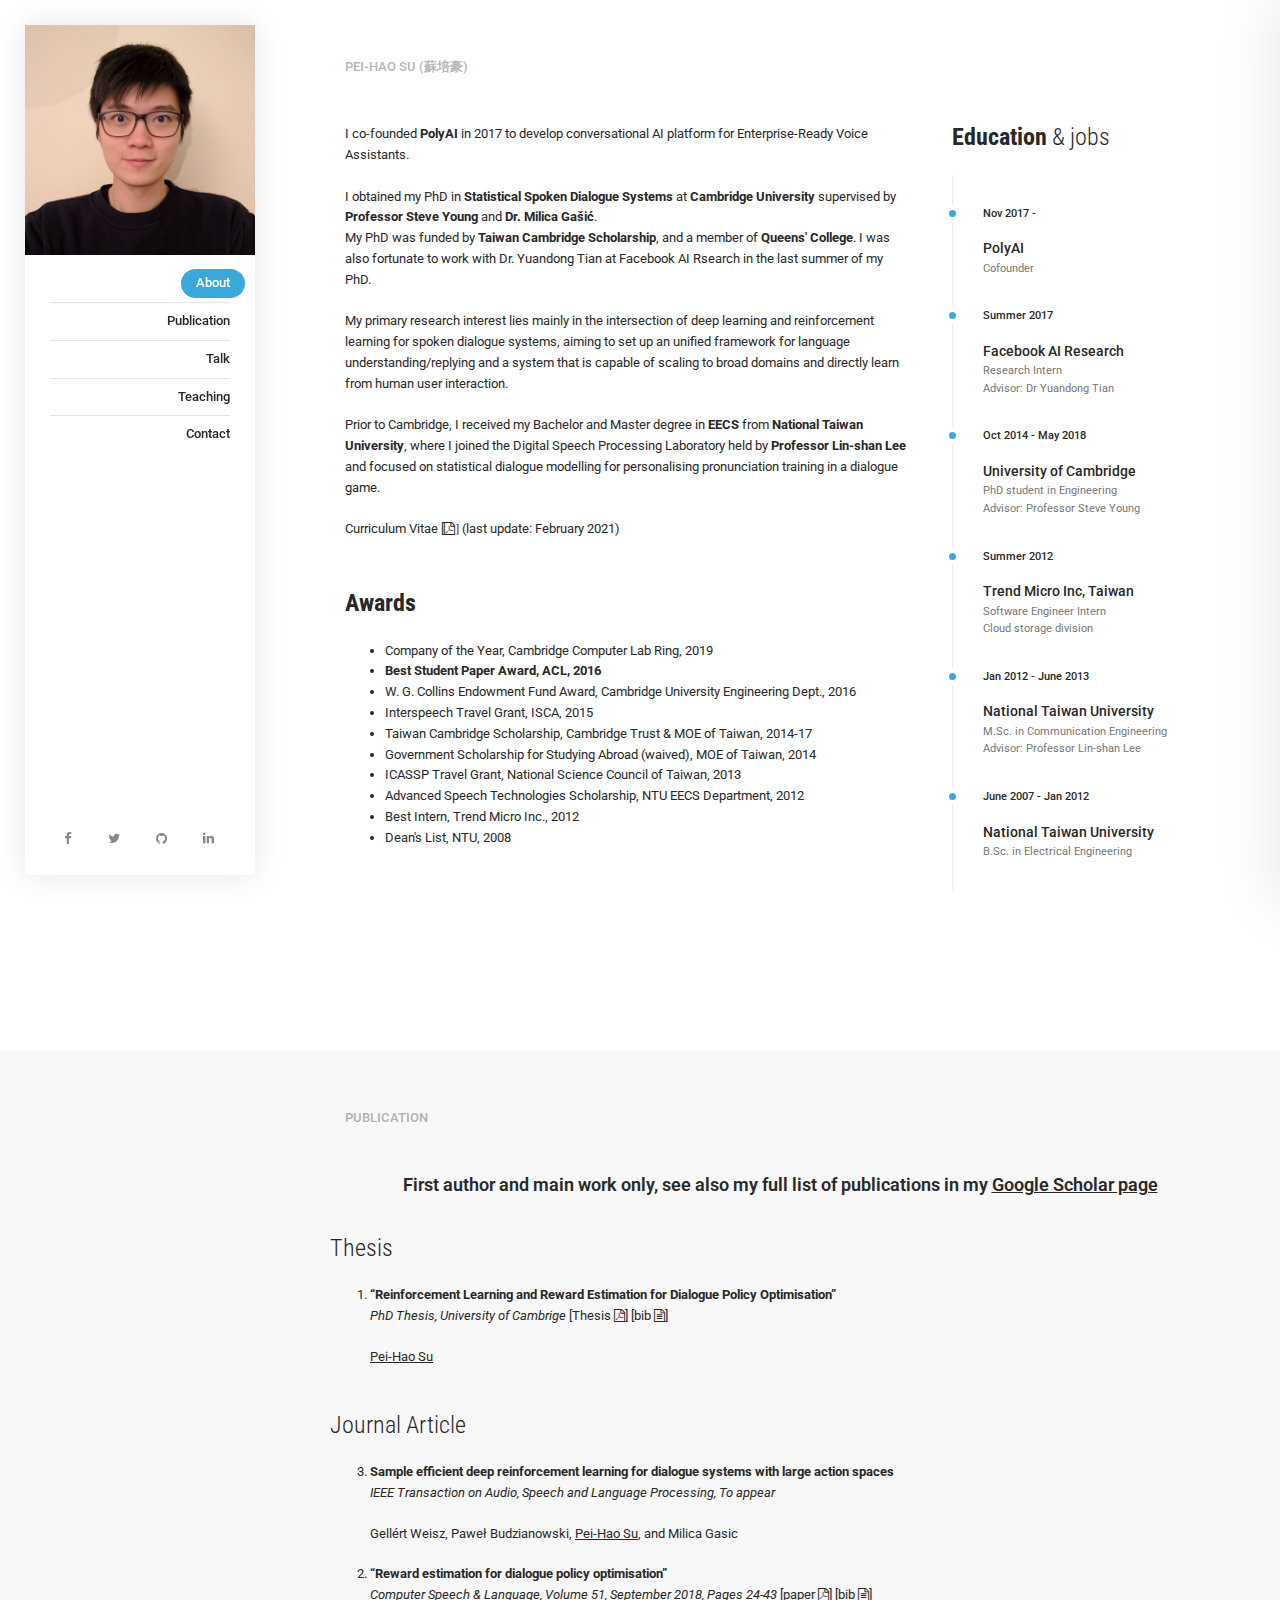
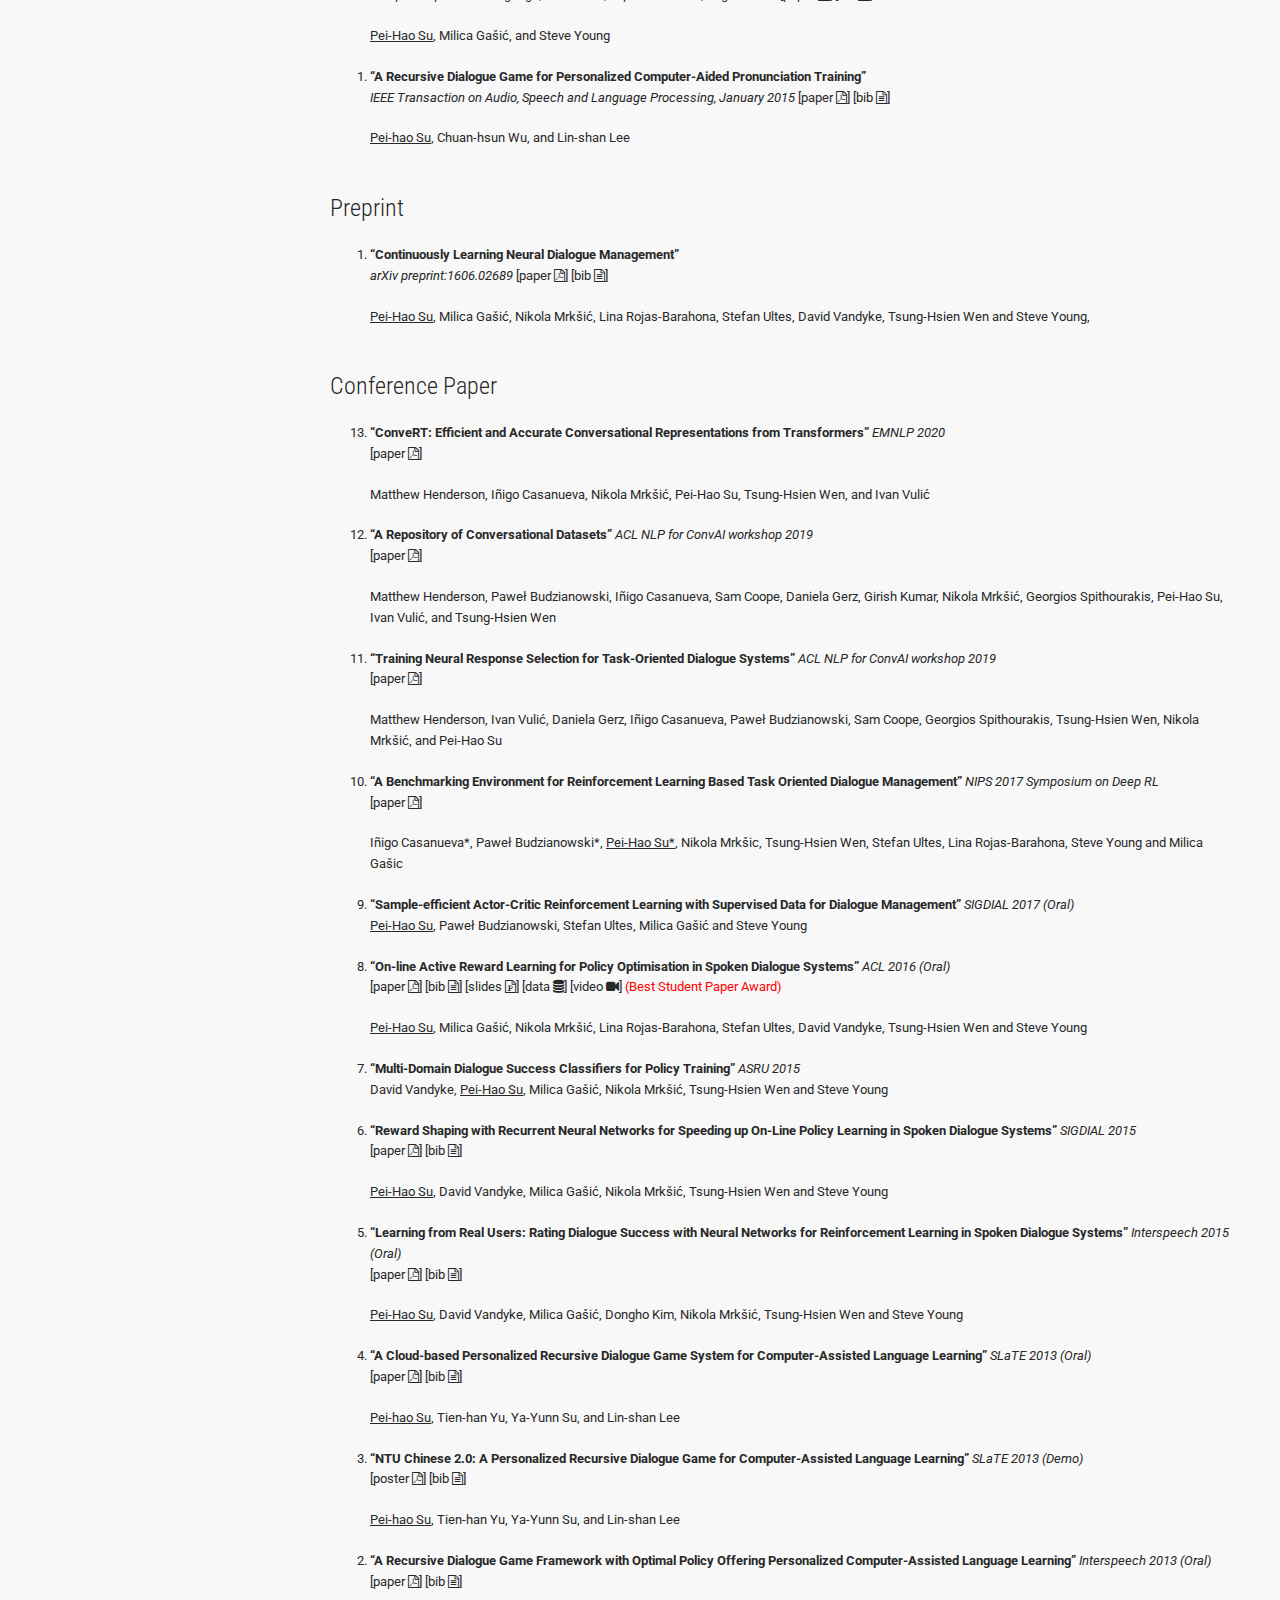
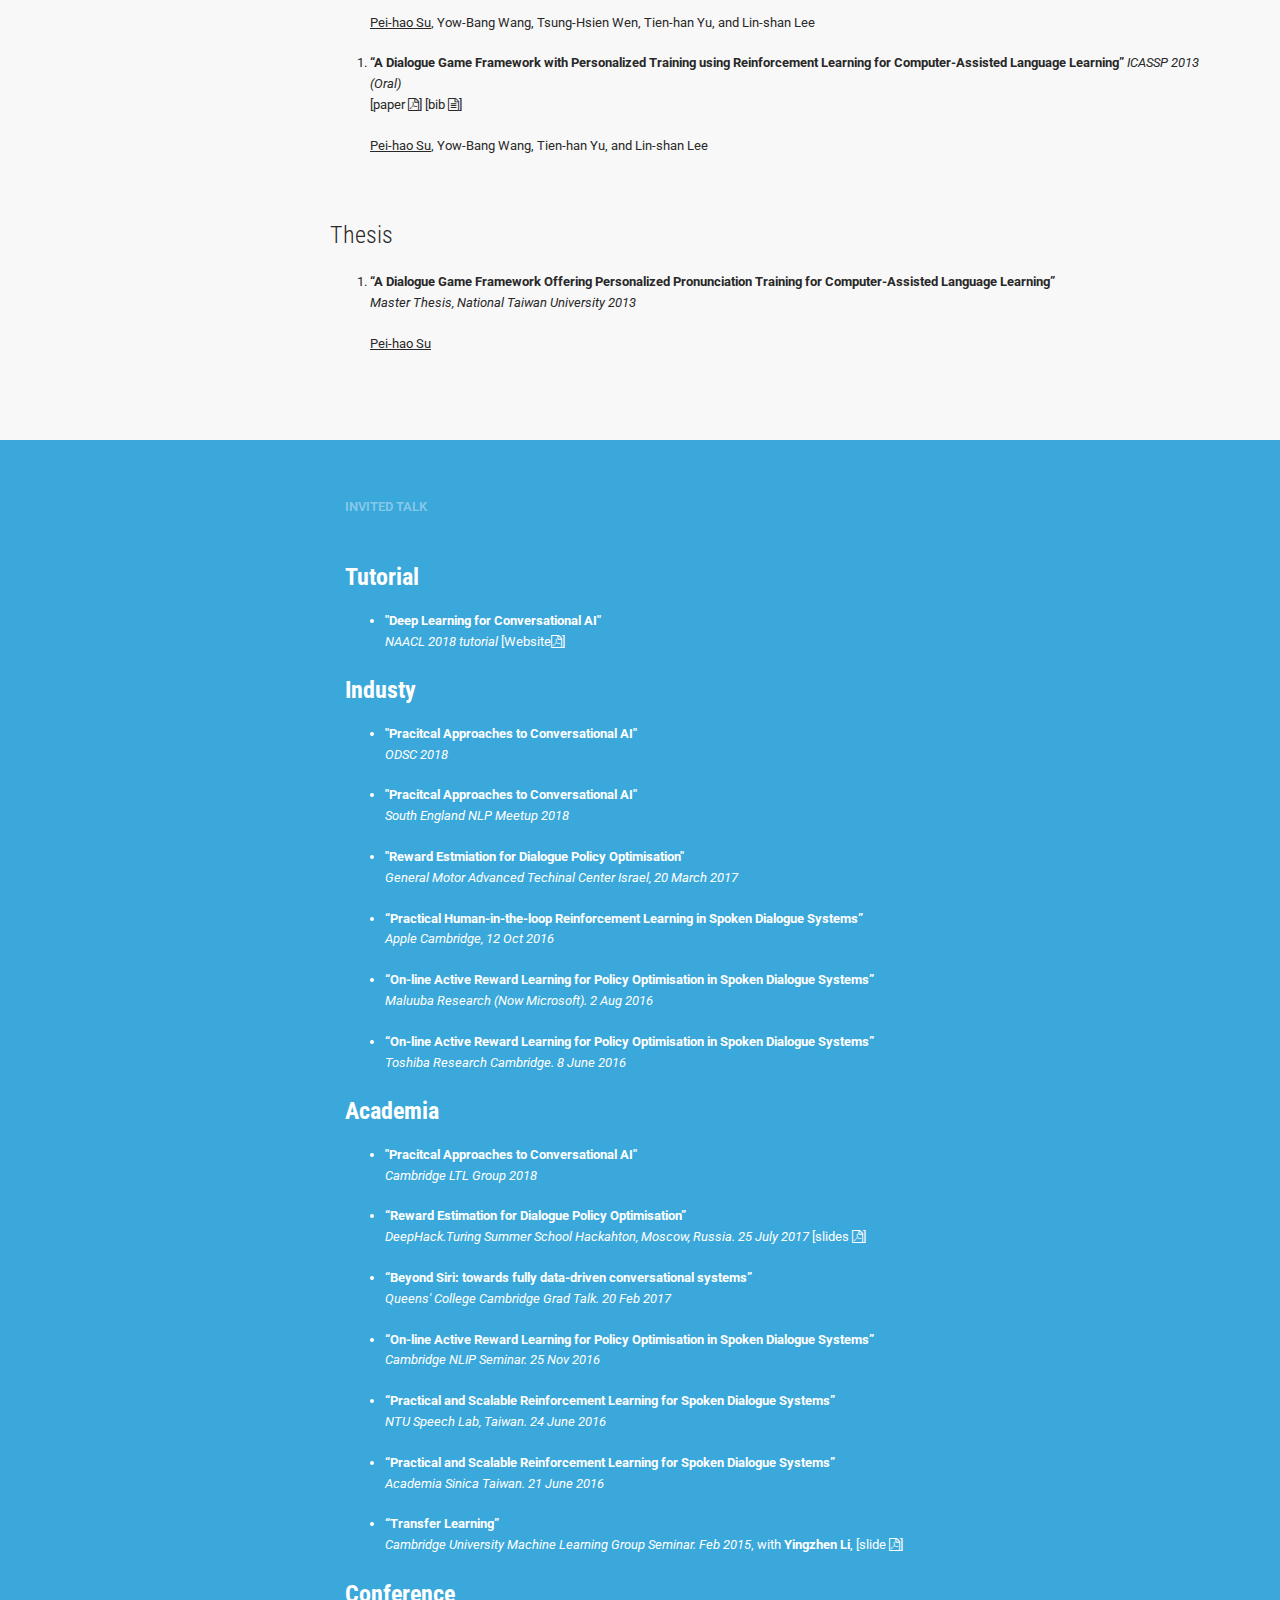
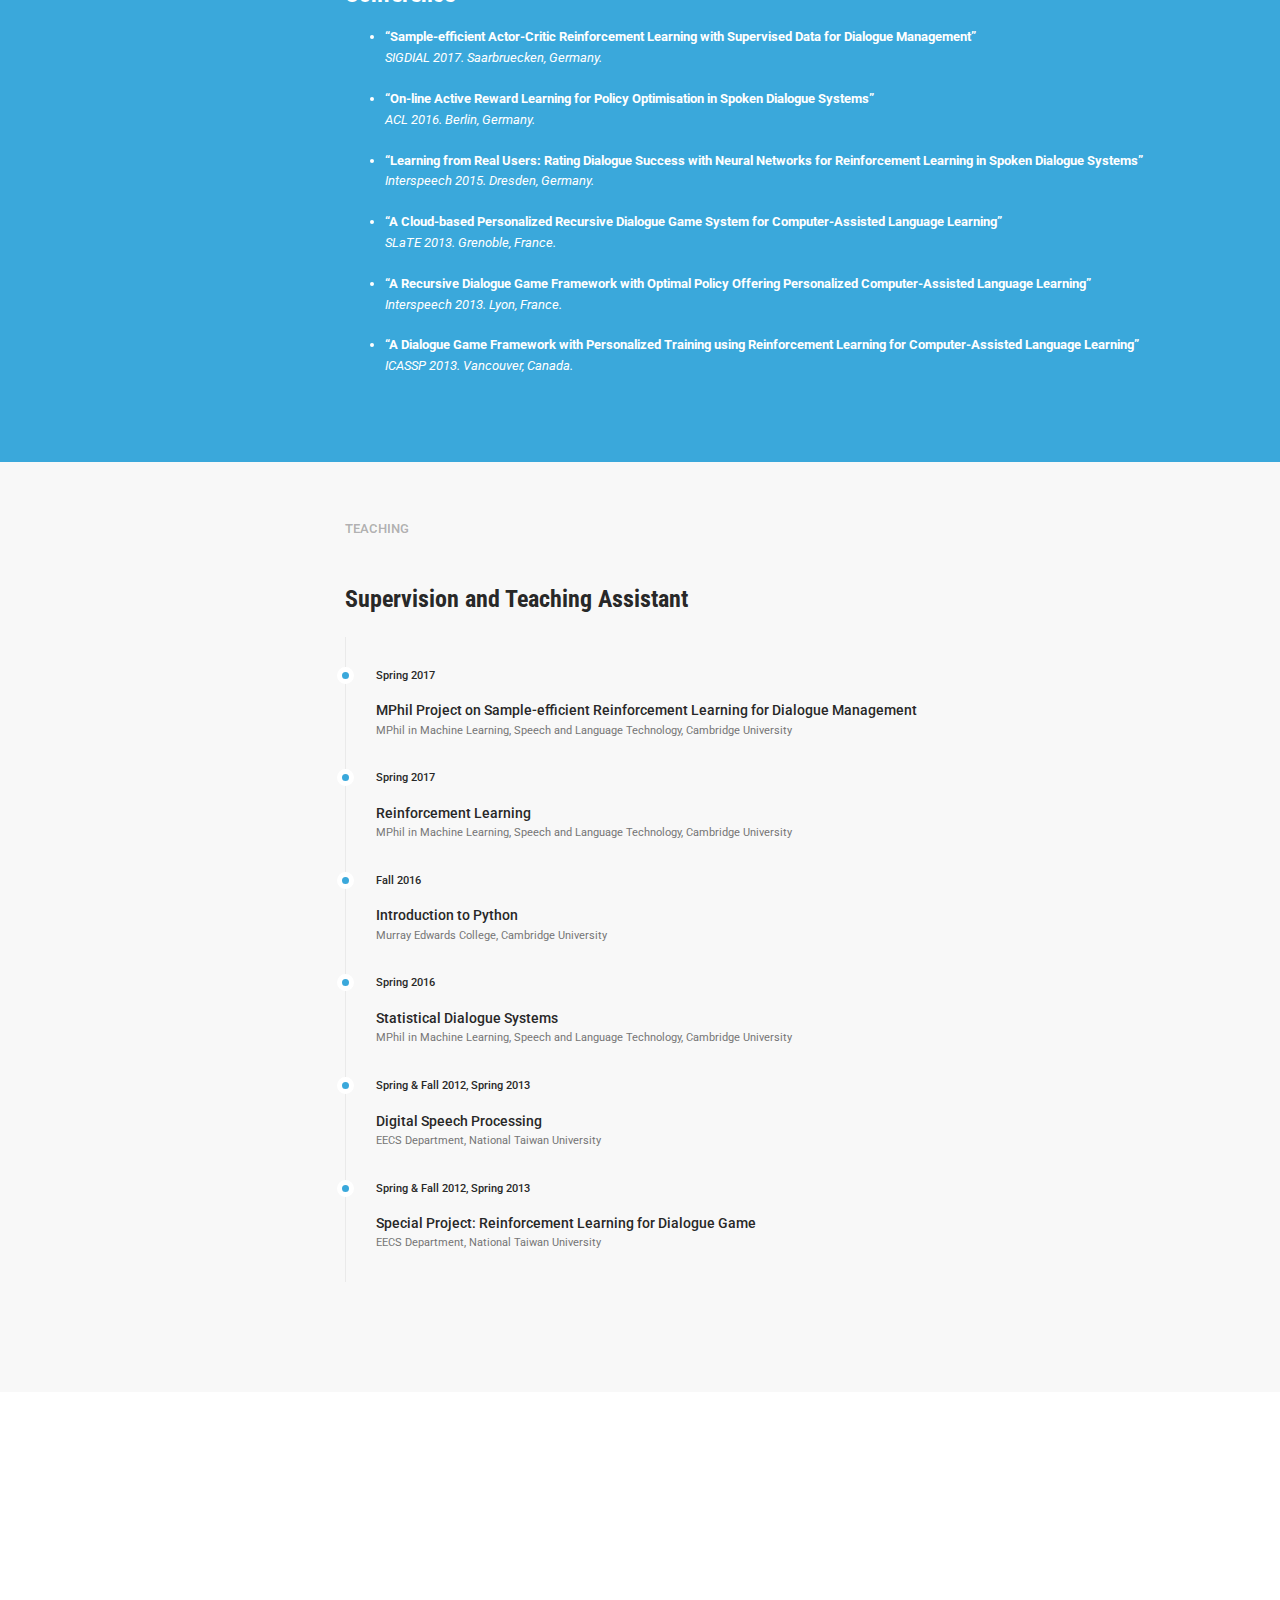
<file: index.html>
<!DOCTYPE html>
<html lang="en">
<head>

<!-- Meta -->
<meta http-equiv="Content-Type" content="text/html; charset=UTF-8" />
<meta name="viewport" content="width=device-width, initial-scale=1.0, maximum-scale=1.0, user-scalable=0" />

<!-- Title -->
<title>Eddy Pei-Hao Su</title>

<!-- Favicons -->
<!--
<link rel="shortcut icon" href="assets/img/favicon.png">
<link rel="apple-touch-icon" href="assets/img/favicon_60x60.png">
<link rel="apple-touch-icon" sizes="76x76" href="assets/img/favicon_76x76.png">
<link rel="apple-touch-icon" sizes="120x120" href="assets/img/favicon_120x120.png">
<link rel="apple-touch-icon" sizes="152x152" href="assets/img/favicon_152x152.png">
-->

<!-- Google Web Fonts -->
<link href='https://fonts.googleapis.com/css?family=Roboto+Condensed:400,700,300' rel='stylesheet' type='text/css'>
<link href='https://fonts.googleapis.com/css?family=Roboto:400,700,500,300,100' rel='stylesheet' type='text/css'>

<!-- CSS Styles -->
<link rel="stylesheet" href="assets/css/styles.css" />

<!-- CSS Template -->
<link rel="stylesheet" href="assets/css/theme.min.css" />
<link rel="stylesheet" href="assets/css/color/blue-beige.css" id="color" />

</head>

<body class="header-vertical">

<!-- Loader -->
<div id="page-loader" class="bg-white"></div>
<!-- Loader / End -->

<!-- Header -->
<header id="header" class="bg-white hidden-sm hidden-xs">

    <!-- Photo -->
    <div class="photo">
        <img src="assets/img/photos/profile_pic_eddy.jpg" alt="...">
    </div>

    <!-- Navigation -->
    <nav id="main-menu">
        <ul class="nav nav-vertical">
            <li><a href="#resume"><span>About</span></a></li>
            <li><a href="#publication"><span>Publication</span></a></li>
            <li><a href="#talk"><span>Talk</span></a></li>
            <li><a href="#teaching"><span>Teaching</span></a></li>
            <li><a href="#contact"><span>Contact</span></a></li>
        </ul>
    </nav>

    <!-- Social Media -->
    <div class="social-media">
        <!--
            <strong class="text-sm">Check my social media!</strong>
        -->
        <ul class="list-inline margin-t-10">
            <li><a href="https://www.facebook.com/eddy0613" class="icon icon-xs"><i class="fa fa-facebook text-muted"></i></a></li>
            <li><a href="https://twitter.com/peihaosu" class="icon icon-xs"><i class="fa fa-twitter text-muted"></i></a></li>
            <li><a href="https://github.com/eddy0613" class="icon icon-xs"><i class="fa fa-github text-muted"></i></a></li>
            <li><a href="https://uk.linkedin.com/in/phs26" class="icon icon-xs"><i class="fa fa-linkedin text-muted"></i></a></li>
        </ul>
    </div>


</header>
<!-- Header / End -->

<!-- Content -->
<div id="content" class="bg-white">


    <!-- Section - Resume -->
    <section id="resume" class="section padding-v-60">

        <!-- Content -->
        <div class="container container-wide">

            <h6 class="margin-b-50">Pei-Hao Su (蘇培豪)</h6>

            <div class="row padding-lg">
                <div class="col-md-8 col-sm-6 col-xs-12">

                    <!-- Resume Box / About -->
                    <div class="resume-box">

                            I co-founded <strong><a href="https://www.poly-ai.com/" target="_blank">PolyAI</a></strong> in 2017 to develop conversational AI platform
                            for Enterprise-Ready Voice Assistants.
                            <br><br>

                            I obtained my PhD in
                            <strong><a href="http://mi.eng.cam.ac.uk/research/dialogue/" target="_blank">Statistical Spoken Dialogue Systems</a></strong>
                            at <strong><a href="http://www.eng.cam.ac.uk/" target="_blank">Cambridge University</a></strong>
                            supervised by <strong><a href="https://en.wikipedia.org/wiki/Steve_Young_(academic)" target="_blank"> Professor Steve Young</a></strong>
                            and <strong><a href="http://mi.eng.cam.ac.uk/~mg436/" target="_blank"> Dr. Milica Ga&#353i&#263</a></strong>.
                            <br>My PhD was funded by
                            <strong><a href="http://www.cam.ac.uk/news/taiwan-cambridge-scholarship-launched" target="_blank">Taiwan Cambridge Scholarship</a></strong>,
                            and a member of <strong><a href="http://www.queens.cam.ac.uk/" target="_blank">Queens' College</a></strong>.
                            I was also fortunate to work with <a href="https://yuandong-tian.com/ target="_blank"">Dr. Yuandong Tian</a> at Facebook AI Rsearch in the last summer of my PhD.

                            <br><br>
                            My primary research interest lies mainly in the intersection of deep learning and reinforcement learning for spoken dialogue systems,
                            aiming to set up an unified framework for language understanding/replying and a system that is capable of scaling to broad domains
                            and directly learn from human user interaction.
                            <br><br>

                            Prior to Cambridge, I received my Bachelor and Master degree in <strong><a href="http://www.eecs.ntu.edu.tw/main.php" target="_blank">EECS</a></strong> from
                            <strong><a href="http://www.ntu.edu.tw/english/" target="_blank">National Taiwan University</a></strong>,
                            where I joined the Digital Speech Processing Laboratory held by <strong><a href="http://speech.ee.ntu.edu.tw/previous_version/lslNew.htm" target="_blank">Professor Lin-shan Lee</a></strong>
                            and focused on statistical dialogue modelling for personalising pronunciation training in a dialogue game.<br><br>

                            <!--
                            Our live telephone-based spoken dialogue system is on +44 1223 858 254, providing Cambridge's restaurant infomation.
                            <br/><br>
                            -->
                            Curriculum Vitae<a href="assets/doc/Professional_CV_Pei-Hao_Su_2021.pdf"> [<strong><i class="fa fa-file-pdf-o">]</strong></i></a> (last update: February 2021)

                    </div>

                    <div class="resume-box">
                        <h4><strong>Awards</strong></h4>

                            <UL>
                                <li> <a href="https://www.polyai.com/polyai-awarded-company-of-the-year-2019-by-the-cambridge-computer-lab-ring/#:~:text=Eddy%20Su&text=We%20are%20happy%20to%20announce,and%20Technology%2C%20University%20of%20Cambridge." target="_blank">Company of the Year, Cambridge Computer Lab Ring, 2019</a>
                                <li> <b>Best Student Paper Award, ACL, 2016</b>
                                <li> W. G. Collins Endowment Fund Award, Cambridge University Engineering Dept., 2016
                                <li> Interspeech Travel Grant, ISCA, 2015
                                <li> Taiwan Cambridge Scholarship, Cambridge Trust & MOE of Taiwan, 2014-17
                                <li> Government Scholarship for Studying Abroad (waived), MOE of Taiwan, 2014
                                <li> ICASSP Travel Grant, National Science Council of Taiwan, 2013
                                <li> Advanced Speech Technologies Scholarship, NTU EECS Department, 2012
                                <li> Best Intern, Trend Micro Inc., 2012
                                <li> Dean's List, NTU, 2008
                            </UL>
                    </div>

                </div>
                <div class="col-md-4 col-sm-6 col-xs-12">

                    <!-- Resume Box / Education and Jobs -->
                    <div class="resume-box">
                        <h4><strong>Education</strong> &amp; jobs</h4>
                        <div class="timeline">
                            <!-- Single event -->

                            <div class="timeline-event te-primary">
                                <span class="event-date">Nov 2017 - </span>
                                <span class="event-name"><a href="https://www.poly-ai.com/" target="_blank">PolyAI</a></span>
                                <span class="event-description">Cofounder<br></span>
                            </div>

                            <div class="timeline-event te-primary">
                                <span class="event-date">Summer 2017</span>
                                <span class="event-name">Facebook AI Research</span>
                                <span class="event-description">Research Intern<br>Advisor: Dr Yuandong Tian</span>
                            </div>


                            <!-- Single event -->
                            <div class="timeline-event te-primary">
                                <span class="event-date">Oct 2014 - May 2018</span>
                                <span class="event-name">University of Cambridge</span>
                                <span class="event-description">PhD student in Engineering<br>Advisor: Professor Steve Young</span>
                            </div>
                            <!-- Single event -->
                            <div class="timeline-event te-primary">
                                <span class="event-date">Summer 2012</span>
                                <span class="event-name">Trend Micro Inc, Taiwan</span>
                                <span class="event-description">Software Engineer Intern<br>Cloud storage division</span>
                            </div>

                            <!-- Single event -->
                            <div class="timeline-event te-primary">
                                <span class="event-date">Jan 2012 - June 2013</span>
                                <span class="event-name">National Taiwan University</span>
                                <span class="event-description">M.Sc. in Communication Engineering<br>Advisor: Professor Lin-shan Lee</span>
                            </div>
                            <!-- Single event -->
                            <div class="timeline-event te-primary">
                                <span class="event-date">June 2007 - Jan 2012</span>
                                <span class="event-name">National Taiwan University</span>
                                <span class="event-description">B.Sc. in Electrical Engineering</span>
                            </div>


                        </div>
                    </div>

                </div>
                <div class="col-md-4 col-sm-6 col-xs-12">

                    <!-- Resume Box / Hobbies -->
                    <div class="resume-box">
                    </div>

                </div>
            </div>

        </div>

    </section>
    <!-- Section - Resume / End -->

    <!-- Section - Publication -->
    <section id="publication" class="section bg-grey padding-v-60">

        <!-- Content -->
        <div class="container container-wide">

            <h6 class="margin-b-50">Publication</h6>
            <h5 class="text-center">First author and main work only, see also my full list of publications in my <a href="http://scholar.google.com/citations?user=5La6VV4AAAAJ&hl=zh-TW"><u>Google Scholar page</u></a></h5>

            <!-- Filters -->
            <!--
            <nav class="text-center">
                <ul class="nav nav-filter nav-pills margin-b-40" data-filter-grid="#publication-list">
                    <li class="active"><a href="#" data-filter="*">All</a></li>
                    <li><a href="#" data-filter=".thesis">Thesis</a></li>
                    <li><a href="#" data-filter=".preprint">Preprint</a></li>
                    <li><a href="#" data-filter=".journal">Journal</a></li>
                    <li><a href="#" data-filter=".conference">Conference</a></li>
                    <li><a href="#" data-filter=".thesis">Thesis</a></li>
                </ul>
            </nav>
            -->

            <div id="publication-list" class="row masonry">
                <!-- Masonry Sizer -->
                <div class="masonry-sizer col-lg-3 col-sm-6 col-xs-12"></div>

                <!-- Masonry Element -->

                <div class="thesis masonry-item">
                    <p><h4>
                    Thesis
                    </h4></p>

                    <ol class="thesis" reversed>

                        <li>
                        <b>“Reinforcement Learning and Reward Estimation for Dialogue Policy Optimisation”</b><p>
                            <i>PhD Thesis, University of Cambrige</i>
                            [<a href="assets/doc/PhDThesis_Pei-Hao_Su.pdf" target="_blank">Thesis <i class="fa fa-file-pdf-o"></i></a>]
                            [<a href="assets/doc/su_thesis_2018.bib">bib <i class="fa fa-file-text-o"></i></a>]<p>
                            <u>Pei-Hao Su</u>
                        </li>


                    </ol>
                </div>

                <div class="journal masonry-item">
                    <p><h4>
                    Journal Article
                    </h4></p>

                    <ol class="journal" reversed>
                        <li>
                        <b>Sample efficient deep reinforcement learning for dialogue systems with large action spaces</b><p>
                        <i>IEEE Transaction on Audio, Speech and Language Processing, To appear</i>
                        <p>
                        Gellért Weisz, Paweł Budzianowski, <u>Pei-Hao Su</u>, and Milica Gasic
                        </li>


                        <li>
                        <b>“Reward estimation for dialogue policy optimisation”</b><p>
                        <i>Computer Speech & Language, Volume 51, September 2018, Pages 24-43</i>
                        [<a href="assets/doc/CSL_2018_SU.pdf" target="_blank">paper</a> <i class="fa fa-file-pdf-o"></i></a>]
                            [<a href="assets/doc/sgy18.bib">bib <i class="fa fa-file-text-o"></i></a>]<p>
                        <u>Pei-Hao Su</u>, Milica Ga&#353i&#263, and Steve Young
                        </li>

                        <li>
                        <b>“A Recursive Dialogue Game for Personalized Computer-Aided Pronunciation Training”</b><p>
                        <i>IEEE Transaction on Audio, Speech and Language Processing, January 2015</i>
                        [<a href="assets/doc/TASLP_2015_SU.pdf" target="_blank">paper</a> <i class="fa fa-file-pdf-o"></i></a>]
                            [<a href="assets/doc/SuWL15.bib">bib <i class="fa fa-file-text-o"></i></a>]<p>
                        <u>Pei-hao Su</u>, Chuan-hsun Wu, and Lin-shan Lee
                        </li>
                    </ol>
                </div>

                <!--
                -->
                <div class="preprint masonry-item">
                    <p><h4>
                    Preprint
                    </h4></p>

                    <ol class="preprint" reversed>

                        <li>
                        <b>“Continuously Learning Neural Dialogue Management”</b><p>
                            <i>arXiv preprint:1606.02689</i>
                            [<a href="https://arxiv.org/pdf/1606.02689.pdf" target="_blank">paper <i class="fa fa-file-pdf-o"></i></a>]
                            [<a href="assets/doc/sgmr16b.bib">bib <i class="fa fa-file-text-o"></i></a>]<p>
                            <u>Pei-Hao Su</u>, Milica Ga&#353i&#263, Nikola Mrk&#353i&#263, Lina Rojas-Barahona, Stefan Ultes, David Vandyke, Tsung-Hsien Wen and Steve Young,<p>
                        </li>


                    </ol>
                </div>

                <div class="conference masonry-item">
                    <p><h4>
                    Conference Paper
                    </h4></p>

                    <ol class="conference" reversed>

                        <li>
                            <b>“ConveRT: Efficient and Accurate Conversational Representations from Transformers”</b>
                            <i>EMNLP 2020</i><p>
                            [<a href="https://www.matthen.com/assets/pdf/ConveRT_Conversational_Transformer.pdf" target="_blank">paper <i class="fa fa-file-pdf-o"></i></a>]<p>
                            Matthew Henderson, Iñigo Casanueva, Nikola Mrkšić, Pei-Hao Su, Tsung-Hsien Wen, and Ivan Vulić
                        </li>

                        <li>
                            <b>“A Repository of Conversational Datasets”</b>
                            <i>ACL NLP for ConvAI workshop 2019</i><p>
                            [<a href="https://www.matthen.com/assets/pdf/A_Repository_of_Conversational_Datasets.pdf" target="_blank">paper <i class="fa fa-file-pdf-o"></i></a>]<p>
                            Matthew Henderson, Paweł Budzianowski, Iñigo Casanueva, Sam Coope, Daniela Gerz, Girish Kumar, Nikola Mrkšić, Georgios Spithourakis, Pei-Hao Su, Ivan Vulić, and Tsung-Hsien Wen
                        </li>

                        <li>
                            <b>“Training Neural Response Selection for Task-Oriented Dialogue Systems”</b>
                            <i>ACL NLP for ConvAI workshop 2019</i><p>
                            [<a href="https://www.matthen.com/assets/pdf/Training_Neural_Response_Selection_for_Task_Oriented_Dialogue_Systems.pdf" target="_blank">paper <i class="fa fa-file-pdf-o"></i></a>]<p>
                            Matthew Henderson, Ivan Vulić, Daniela Gerz, Iñigo Casanueva, Paweł Budzianowski, Sam Coope, Georgios Spithourakis, Tsung-Hsien Wen, Nikola Mrkšić, and Pei-Hao Su
                        </li>

                        <li>
                            <b>“A Benchmarking Environment for Reinforcement Learning Based Task Oriented Dialogue Management”</b>
                            <i>NIPS 2017 Symposium on Deep RL</i><p>
                            [<a href="https://arxiv.org/pdf/1711.11023.pdf" target="_blank">paper <i class="fa fa-file-pdf-o"></i></a>]<p>
                            Iñigo Casanueva&#42;, Paweł Budzianowski&#42;, <u>Pei-Hao Su&#42;</u>, Nikola Mrkšic, Tsung-Hsien Wen, Stefan Ultes, Lina Rojas-Barahona, Steve Young and Milica Gašic
                        </li>

                        <li>
                            <b>“Sample-efficient Actor-Critic Reinforcement Learning with Supervised Data for Dialogue Management”</b>
                            <i>SIGDIAL 2017 (Oral)</i><p>
                            <u>Pei-Hao Su</u>, Paweł Budzianowski, Stefan Ultes, Milica Ga&#353i&#263 and Steve Young
                            <!--
                            -->
                        </li>

                        <li>
                            <b>“On-line Active Reward Learning for Policy Optimisation in Spoken Dialogue Systems”</b>
                            <i>ACL 2016 (Oral)</i><p>
                            [<a href="assets/doc/sgmr16a.pdf" target="_blank">paper <i class="fa fa-file-pdf-o"></i></a>]
                            [<a href="assets/doc/sgmr16a.bib">bib <i class="fa fa-file-text-o"></i></a>]
                            [<a href="assets/doc/ACL_2016_final.pdf">slides <i class="fa fa-file-powerpoint-o"></i></a>]
                            [<a href="https://www.repository.cam.ac.uk/handle/1810/256020/">data <i class="fa fa-database"></i></a>]
                            [<a href="http://techtalks.tv/talks/on-line-active-reward-learning-for-policy-optimisation-in-spoken-dialogue-systems/63230/">video <i class="fa fa-video-camera"></i></a>]
                            <span style="color:red;"> (Best Student Paper Award) </span><p>
                            <u>Pei-Hao Su</u>, Milica Ga&#353i&#263, Nikola Mrk&#353i&#263, Lina Rojas-Barahona, Stefan Ultes, David Vandyke, Tsung-Hsien Wen and Steve Young
                            <!--
                            -->
                        </li>


                        <li>
                        <b>“Multi-Domain Dialogue Success Classifiers for Policy Training”</b>
                            <i>ASRU 2015</i><p>
                            David Vandyke, <u>Pei-Hao Su</u>, Milica Ga&#353i&#263, Nikola Mrk&#353i&#263, Tsung-Hsien Wen and Steve Young
                            <!--
                            [<a href="assets/doc/svgm15.pdf" target="_blank">paper <i class="fa fa-file-pdf-o"></i></a>]
                            [<a href="assets/doc/svgm15.bib">bib <i class="fa fa-file-text-o"></i></a>]
                            -->
                        </li>

                        <li>
                            <b>“Reward Shaping with Recurrent Neural Networks for Speeding up On-Line Policy Learning in Spoken Dialogue Systems”</b>
                            <i>SIGDIAL 2015</i><p>
                            [<a href="assets/doc/svgm15.pdf" target="_blank">paper <i class="fa fa-file-pdf-o"></i></a>]
                            [<a href="assets/doc/svgm15.bib">bib <i class="fa fa-file-text-o"></i></a>]<p>
                            <u>Pei-Hao Su</u>, David Vandyke, Milica Ga&#353i&#263, Nikola Mrk&#353i&#263, Tsung-Hsien Wen and Steve Young
                        </li>

                        <li>
                            <b>“Learning from Real Users: Rating Dialogue Success with Neural Networks for Reinforcement Learning in Spoken Dialogue Systems”</b>
                            <i>Interspeech 2015 (Oral)</i><p>
                            [<a href="assets/doc/svgk15.pdf" target="_blank">paper <i class="fa fa-file-pdf-o"></i></a>]
                            [<a href="assets/doc/svgk15.bib">bib <i class="fa fa-file-text-o"></i></a>]<p>
                            <u>Pei-Hao Su</u>, David Vandyke, Milica Ga&#353i&#263, Dongho Kim, Nikola Mrk&#353i&#263, Tsung-Hsien Wen and Steve Young
                        </li>


                        <li>
                            <b>“A Cloud-based Personalized Recursive Dialogue Game System for Computer-Assisted Language Learning”</b>
                            <i>SLaTE 2013 (Oral)</i><p>
                            [<a href="assets/doc/SigSLaTe_2013_SU.pdf" target="_blank">paper <i class="fa fa-file-pdf-o"></i></a>]
                            [<a href="assets/doc/SuYSL13.bib">bib <i class="fa fa-file-text-o"></i></a>]<p>
                            <u>Pei-hao Su</u>, Tien-han Yu, Ya-Yunn Su, and Lin-shan Lee
                        </li>

                        <li>
                            <b>“NTU Chinese 2.0: A Personalized Recursive Dialogue Game for Computer-Assisted Language Learning”</b>
                            <i>SLaTE 2013 (Demo)</i><p>
                            [<a href="assets/doc/SigSLaTe_2013_demo_poster_SU.pdf" target="_blank">poster <i class="fa fa-file-pdf-o"></i></a>]
                            [<a href="assets/doc/SuYSL13a.bib">bib <i class="fa fa-file-text-o"></i></a>]<p>
                            <u>Pei-hao Su</u>, Tien-han Yu, Ya-Yunn Su, and Lin-shan Lee
                        </li>

                        <li>
                            <b>“A Recursive Dialogue Game Framework with Optimal Policy Offering Personalized Computer-Assisted Language Learning”</b>
                            <i>Interspeech 2013 (Oral)</i><p>
                            [<a href="assets/doc/IS_2013_SU.pdf" target="_blank">paper <i class="fa fa-file-pdf-o"></i></a>]
                            [<a href="assets/doc/SuWWYL13.bib">bib <i class="fa fa-file-text-o"></i></a>]<p>
                            <u>Pei-hao Su</u>, Yow-Bang Wang, Tsung-Hsien Wen, Tien-han Yu, and Lin-shan Lee
                        </li>

                        <li>
                            <b>“A Dialogue Game Framework with Personalized Training using Reinforcement Learning for Computer-Assisted Language Learning”</b>
                            <i>ICASSP 2013 (Oral)</i><p>
                            [<a href="assets/doc/ICASSP_2013_SU.pdf" target="_blank">paper <i class="fa fa-file-pdf-o"></i></a>]
                            [<a href="assets/doc/SuWYL13.bib">bib <i class="fa fa-file-text-o"></i></a>]<p>
                            <u>Pei-hao Su</u>, Yow-Bang Wang, Tien-han Yu, and Lin-shan Lee
                        </li>

                    </ol>

                    <!--

                    <p><h4>
                    Collaborated Conference Paper
                    </h4></p>

                    <ol class="conference" reversed>
                        <li>
                            <b>“Multi-agent learning in multi-domain spoken dialogue systems”</b><p>
                            <i>NIPS 2015 Workshop on Machine Learning for Spoken Language Understanding and Interaction</i>
                            [<a href="assets/doc/gmrs15.pdf" target="_blank">paper <i class="fa fa-file-pdf-o"></i></a>]<p>
                            Milica Ga&#353i&#263, Nikola Mrk&#353i&#263, Lina Rojas-Barahona, <u>Pei-Hao Su</u>, David Vandyke, Tsung-Hsien Wen and Steve Young
                        </li>
                        <li>
                            <b>“Hyper-parameter Optimisation of Gaussian Process Reinforcement Learning for Statistical Dialogue Management”</b>
                            <i>SigDial 2015</i><p>
                            [<a href="assets/doc/csga15.pdf" target="_blank">paper <i class="fa fa-file-pdf-o"></i></a>]<p>
                            Lu Chen, <u>Pei-Hao Su</u> and  Milica Ga&#353i&#263
                        </li>
                    </ol>

                    -->
                </div>

                <!-- start thesis -->
                <div class="thesis masonry-item">
                    <p><h4>
                    Thesis
                    </h4></p>

                    <ol class="thesis" reversed>
                        <li>
                            <b>“A Dialogue Game Framework Offering Personalized Pronunciation Training for Computer-Assisted Language Learning”</b><p>
                            <i>Master Thesis, National Taiwan University 2013</i><p>
                            <u>Pei-hao Su</u>
                        </li>
                    </ol>

                </div>
                <!-- end thesis -->

            </div>

        </div>

    </section>
    <!-- Section - publication / End -->

    <!-- Section - Talk -->
    <section id="talk" class="section bg-primary dark padding-v-60">

        <!-- Content -->
        <div class="container container-wide">

            <h6 class="margin-b-50">Invited Talk</h6>

            <h4 class="margin-b-0"><strong>Tutorial</strong></h4>
            <p>
                <ul>
                    <li>
                    <b>"Deep Learning for Conversational AI"</b>
                    <p>
                    <i>NAACL 2018 tutorial</i> [<a href="https://www.poly-ai.com/naacl18" target="_blank">Website<i class="fa fa-file-pdf-o"></i></a>]
                    </li>
                </ul>



            <h4 class="margin-b-0"><strong>Industy</strong></h4>
            <p>
                <ul>
                    <li>
                    <b>"Pracitcal Approaches to Conversational AI"</b>
                    <p>
                    <i>ODSC 2018</i>
                    </li>

                    <li>
                    <b>"Pracitcal Approaches to Conversational AI"</b>
                    <p>
                    <i>South England NLP Meetup 2018</i>
                    </li>

                    <li>
                    <b>"Reward Estmiation for Dialogue Policy Optimisation"</b>
                    <p>
                    <i>General Motor Advanced Techinal Center Israel, 20 March 2017</i>
                    </li>


                    <li>
                    <b>“Practical Human-in-the-loop Reinforcement Learning in Spoken Dialogue Systems”</b>
                    <p>
                    <i>Apple Cambridge, 12 Oct 2016</i>
                    </li>

                    <li>
                    <b>“On-line Active Reward Learning for Policy Optimisation in Spoken Dialogue Systems”</b>
                    <p>
                    <i>Maluuba Research (Now Microsoft). 2 Aug 2016</i>
                    </li>

                    <li>
                    <b>“On-line Active Reward Learning for Policy Optimisation in Spoken Dialogue Systems”</b>
                    <p>
                    <i>Toshiba Research Cambridge. 8 June 2016</i>
                    </li>
                </ul>


            <h4 class="margin-b-0"><strong>Academia</strong></h4>
            <p>
                <ul>
                    <li>
                    <b>"Pracitcal Approaches to Conversational AI"</b>
                    <p>
                    <i>Cambridge LTL Group 2018</i>
                    </li>

                    <li>
                    <b>“Reward Estimation for Dialogue Policy Optimisation”</b>
                    <p>
                    <i><a href= http://turing.tilda.ws/>DeepHack.Turing Summer School Hackahton, Moscow, Russia</a>. 25 July 2017</i>

                    [<a href="assets/doc/talks/DeepHack_talk_25072017.pdf" target="_blank">slides <i class="fa fa-file-pdf-o"></i></a>]
                    </li>

                    <li>
                    <b>“Beyond Siri: towards fully data-driven conversational systems”</b>
                    <p>
                    <i>Queens' College Cambridge Grad Talk. 20 Feb 2017</i>
                    </li>


                    <li>
                    <b>“On-line Active Reward Learning for Policy Optimisation in Spoken Dialogue Systems”</b>
                    <p>
                    <i>Cambridge NLIP Seminar. 25 Nov 2016</i>
                    </li>

                    <li>
                    <b>“Practical and Scalable Reinforcement Learning for Spoken Dialogue Systems”</b>
                    <p>
                    <i>NTU Speech Lab, Taiwan. 24 June 2016</i>
                    </li>

                    <li>
                    <b>“Practical and Scalable Reinforcement Learning for Spoken Dialogue Systems”</b>
                    <p>
                    <i>Academia Sinica Taiwan. 21 June 2016</i>
                    </li>

                    <li>
                    <b>“Transfer Learning”</b>
                    <p>
                    <i>Cambridge University Machine Learning Group Seminar. Feb 2015</i>, with <strong><a href="http://yingzhenli.net/home/en/" target="_blank">Yingzhen Li</a></strong>,
                    [<a href="assets/doc/talks/transferlearning-li-and-su.pdf" target="_blank">slide <i class="fa fa-file-pdf-o"></i></a>]
                    </li>
                </ul>

            <h4 class="margin-b-0"><strong>Conference</strong></h4>
            <p>
                <ul>
                    <li>
                    <b>“Sample-efficient Actor-Critic Reinforcement Learning with Supervised Data for Dialogue Management”</b>
                        <p>
                    <i>SIGDIAL 2017. Saarbruecken, Germany.</i>
                    </li>

                    <li>
                    <b>“On-line Active Reward Learning for Policy Optimisation in Spoken Dialogue Systems”</b>
                        <p>
                    <i>ACL 2016. Berlin, Germany.</i>
                    </li>

                    <li>
                        <b>“Learning from Real Users: Rating Dialogue Success with Neural Networks for Reinforcement Learning in Spoken Dialogue Systems”</b>
                        <p>
                        <i>Interspeech 2015. Dresden, Germany.</i>
                    </li>

                    <li>
                    <b>“A Cloud-based Personalized Recursive Dialogue Game System for Computer-Assisted Language Learning”</b>
                        <p>
                        <i>SLaTE 2013. Grenoble, France.</i>
                    </li>

                    <li>
                        <b>“A Recursive Dialogue Game Framework with Optimal Policy Offering Personalized Computer-Assisted Language Learning”</b>
                        <p>
                        <i>Interspeech 2013. Lyon, France.</i>
                    </li>

                    <li>
                        <b>“A Dialogue Game Framework with Personalized Training using Reinforcement Learning for Computer-Assisted Language Learning”</b>
                        <p>
                        <i>ICASSP 2013. Vancouver, Canada.</i>
                    </li>
                </ul>

        </div>

    </section>
    <!-- Section - Talk / End -->

    <!-- Section - Teaching -->
    <section id="teaching" class="section bg-grey padding-v-60">

        <!-- Content -->
        <div class="container container-wide">

            <h6 class="margin-b-50">Teaching</h6>

            <!-- Resume Box / Education and Jobs -->
            <div class="resume-box">
                <h4><strong>Supervision and Teaching Assistant</strong></h4>
                <div class="timeline">

                    <!-- Single event -->
                    <div class="timeline-event te-primary">
                        <span class="event-date">Spring 2017</span>
                        <span class="event-name">MPhil Project on Sample-efficient Reinforcement Learning for Dialogue Management</span>
                        <span class="event-description">MPhil in Machine Learning, Speech and Language Technology, Cambridge University</span>
                    </div>

                    <!-- Single event -->
                    <div class="timeline-event te-primary">
                        <span class="event-date">Spring 2017</span>
                        <span class="event-name">Reinforcement Learning</span>
                        <span class="event-description">MPhil in Machine Learning, Speech and Language Technology, Cambridge University</span>
                    </div>


                    <!-- Single event -->
                    <div class="timeline-event te-primary">
                        <span class="event-date">Fall 2016</span>
                        <span class="event-name">Introduction to Python</span>
                        <span class="event-description">Murray Edwards College, Cambridge University</span>
                    </div>
                    <!-- Single event -->
                    <div class="timeline-event te-primary">
                        <span class="event-date">Spring 2016</span>
                        <span class="event-name">Statistical Dialogue Systems</span>
                        <span class="event-description">MPhil in Machine Learning, Speech and Language Technology, Cambridge University</span>
                    </div>

                    <!-- Single event -->
                    <div class="timeline-event te-primary">
                        <span class="event-date">Spring & Fall 2012, Spring 2013</span>
                        <span class="event-name">Digital Speech Processing</span>
                        <span class="event-description">EECS Department, National Taiwan University</span>
                    </div>

                    <!-- Single event -->
                    <div class="timeline-event te-primary">
                        <span class="event-date">Spring & Fall 2012, Spring 2013</span>
                        <span class="event-name">Special Project: Reinforcement Learning for Dialogue Game</span>
                        <span class="event-description">EECS Department, National Taiwan University</span>
                    </div>
                </div>
            </div>

        </div>

    </section>
    <!-- Section - Latest teaching / End -->

    <!-- Section - Contact -->
    <section id="contact" class="section padding-v-60 min-fullheight">

        <!-- BG Map -->
        <!--
        <div id="google-map" class="bg-image" data-latitude="52.1984" data-longitude="0.1207"></div>
        <div id="google-map" class="bg-image" data-latitude="52.1984" data-longitude="0.1207" data-style="light"></div>
        -->

        <!-- Contact Box -->
        <div class="contact-box bg-secondary dark animated" data-animation="flipInY">
            <h1>Contact Info</h1>
            <!-- Contact List -->
            <ul class="list-unstyled list-unstyled-icons">
                <li><i class="inline-icon icon-before-and-after text-primary fa fa-map-marker"></i>
                144A Clerkenwell Rd<br>London EC1R 5DF<br>United Kingdom</li>
                <li><i class="inline-icon icon-before-and-after text-primary fa fa-comment"></i><a href="#">eddysu@poly-ai.com</a></li>
                <li><i class="inline-icon icon-before-and-after text-primary fa fa-phone"></i>+44 20 7833 3373</li>
            </ul>
            <ul class="list-inline">
                <li><a href="https://www.facebook.com/eddy0613" class="icon icon-circle icon-xs icon-facebook"><i class="fa fa-facebook"></i></a></li>
                <li><a href="https://twitter.com/peihaosu" class="icon icon-circle icon-xs icon-twitter"><i class="fa fa-twitter"></i></a></li>
                <li><a href="https://plus.google.com/111463251853991772095" class="icon icon-circle icon-xs icon-google-plus"><i class="fa fa-google-plus text-muted"></i></a></li>
                <li><a href="https://github.com/eddy0613" class="icon icon-circle icon-xs icon-github"><i class="fa fa-github"></i></a></li>
                <li><a href="https://uk.linkedin.com/in/phs26" class="icon icon-circle icon-xs icon-linkedin"><i class="fa fa-linkedin"></i></a></li>

            </ul>

        <p class="text-center">Copyright © 2018 Pei-Hao (Eddy) Su, Design: <a target="_blank" href="http://themes.suelo.pl/mi/">Mi.</a></p>
        </div>


    </section>
    <!-- Section - Contact / End -->

</div>
<!-- Content / End -->

<!-- Mobile Navigation -->
<a href="#" id="mobile-nav-toggle" class="icon icon-circle icon-sm icon-primary icon-hover visible-xs visible-sm" data-target="mobile-nav">
    <i class="ti-menu"></i>
</a>
<nav id="mobile-nav" class="bg-white">
    <div class="mobile-nav-wrapper">
        <!-- Avatar -->
        <img src="assets/img/photos/profile_pic_eddy.jpg" alt="..." class="img-circle margin-b-30">
        <!-- Nav -->
        <ul class="nav nav-vertical">
            <li><a href="#resume"><span>About</span></a></li>
            <li><a href="#publication"><span>Publication</span></a></li>
            <li><a href="#talk"><span>Talk</span></a></li>
            <li><a href="#teaching"><span>Teaching</span></a></li>
            <li><a href="#contact"><span>Contact</span></a></li>
        </ul>
        <!-- Social Media -->
        <div class="margin-t-20">
            <ul class="list-inline margin-t-10">
                <li><a href="https://www.facebook.com/eddy0613" class="icon icon-xs"><i class="fa fa-facebook"></i></a></li>
                <li><a href="https://twitter.com/peihaosu" class="icon icon-xs"><i class="fa fa-twitter"></i></a></li>
                <li><a href="https://plus.google.com/111463251853991772095" class="icon icon-xs"><i class="fa fa-google-plus text-muted"></i></a></li>
                <li><a href="https://github.com/eddy0613" class="icon icon-xs"><i class="fa fa-github"></i></a></li>
                <li><a href="https://uk.linkedin.com/in/phs26" class="icon icon-xs"><i class="fa fa-linkedin"></i></a></li>


            </ul>
        </div>
    </div>
    <a href="#" class="mobile-nav-close icon icon-hover icon-xs icon-circle icon-primary" data-target="mobile-nav"><i class="fa fa-times"></i></a>
</nav>

<!-- Ajax Wrapper & Loader -->
<div id="ajax-modal"></div>
<div id="ajax-loader"><i class="fa fa-spinner fa-spin"></i></div>

<!-- JS Libraries -->
<script src="assets/js/jquery-1.11.3.min.js"></script>

<!-- JS Plugins -->
<script>
window.paceOptions = {
    target: '#page-loader',
    ajax: false
};
</script>
<script src="assets/js/plugins.js"></script>

<!-- JS Core -->
<script src="assets/js/core.min.js"></script>

<!-- Google Map API -->

<!--
<script src="https://maps.googleapis.com/maps/api/js?v=3.exp&sensor=false"></script>
-->

<!-- Google Analytics: Change UA-XXXXX-X to be your site's ID. Go to http://www.google.com/analytics/ for more information. -->
<!--
-->
<script>
    var _gaq = _gaq || [];
    _gaq.push(['_setAccount', 'UA-42402821-3']);
    _gaq.push(['_trackPageview']);

    (function() {
        var ga = document.createElement('script'); ga.type = 'text/javascript'; ga.async = true;
        ga.src = ('https:' == document.location.protocol ? 'https://ssl' : 'http://www') + '.google-analytics.com/ga.js';
        var s = document.getElementsByTagName('script')[0]; s.parentNode.insertBefore(ga, s);
    })();
</script>

</body>

</html>
</file>
<file: assets/css/color/blue-beige.css>
/* -----------------------------------------------------------------------------

Mi. - Personal Resume vCard Template

File:			Blue-Beige Theme
Version:		1.0
Last change:	09/10/15 
Author:			Suelo

-------------------------------------------------------------------------------- */

/* Primary */

a:hover, a:focus, 
.text-primary, 
.icon-white,
#messenger-toggle,
.btn-primary:hover, .btn-primary:focus,
.icon-primary.icon-hover:hover, .icon-primary.icon-hover:focus {
	color: #3aa8db; 
}

.bg-primary,
.btn-primary,
.progress-bar-primary,
.te-primary:before,
.icon-circle.icon-primary,
.nav-vertical > li > a:before,
.nav-horizontal > li > a:before,
#messenger-box:before,
#messenger-toggle:hover, #messenger-toggle:focus,
.icon-white.icon-hover:hover, .icon-white.icon-hover:focus,
.pace .pace-progress:before,
.label-primary,
.pagination > li > a:focus, .pagination > li > a:hover, .pagination > li > span:focus, .pagination > li > span:hover,
.pagination > .active > a, .pagination > .active > a:focus, .pagination > .active > a:hover, .pagination > .active > span, .pagination > .active > span:focus, .pagination > .active > span:hover,
.nav-pills > li.active > a, .nav-pills > li.active > a:focus, .nav-pills > li.active > a:hover,
.nav-panels > li.active > a, .nav-panels > li.active > a:focus, .nav-panels > li.active > a:hover,
#ajax-loader:before,
.owl-pagination .owl-page.active > span {
	background-color: #3aa8db; 
}

/* Secondary */

.text-secondary,
.btn-secondary:hover, .btn-secondary:focus,
.icon-secondary.icon-hover:hover, .icon-secondary.icon-hover:focus {
	color: #31485e; 
}

.bg-secondary,
.btn-secondary,
.icon-circle.icon-secondary,
.progress-bar-secondary,
.te-secondary:before {
	background-color: #31485e; 
}

/* Tertiary */

.text-tertiary,
.btn-tertiary:hover, .btn-tertiary:focus,
.icon-tertiary.icon-hover:hover, .icon-tertiary.icon-hover:focus {
	color: #caa669; 
}

.bg-tertiary,
.btn-tertiary,
.icon-circle.icon-tertiary,
.progress-bar-tertiary,
.te-tertiary:before {
	background-color: #caa669; 
}
</file>
<file: assets/css/theme.min.css>
/* ----------------------------------------------------------------------------
Mi. - Ultimate Personal Resume vCard Template 

File:			CSS Theme Base (minified)
Version:        1.3
Last change:    20/07/16
Author:         Suelo
-------------------------------------------------------------------------------- */

.btn,a{transition:all .2s ease-in-out}a:focus,a:hover,h1 a:focus,h1 a:hover,h2 a:focus,h2 a:hover,h3 a:focus,h3 a:hover,h4 a:focus,h4 a:hover,h5 a:hover,h5:focus,h6 a:focus,h6 a:hover{text-decoration:none}.relative,.sep-line,.v-bottom,.v-center,body{position:relative}#ajax-modal,body{overflow-x:hidden}.btn.active.focus,.btn.active:focus,.btn.focus,.btn.focus:active,.btn:active:focus,.btn:focus,:focus,a:focus,a:visited,input:focus,textarea:focus{outline:0}.example-box-title,.label,h6{text-transform:uppercase}body{color:#282828;font-size:13px;font-family:'Helvetica Neue',Roboto,Helvetica,Arial,sans-serif;font-weight:400;line-height:1.6;-webkit-font-smoothing:antialiased;-moz-osx-font-smoothing:grayscale}a{color:inherit;-moz-transition:all .2s ease-in-out;-webkit-transition:all .2s ease-in-out;-o-transition:all .2s ease-in-out}iframe{border:none}img{max-width:100%;height:auto;-webkit-backface-visibility:hidden}.relative{z-index:2}.border{border:1px solid rgba(0,0,0,.15)}.dark .border,.dark.border{border:1px solid rgba(255,255,255,.2)}.border-bottom{border-bottom:1px solid rgba(0,0,0,.15)}.dark .border-bottom,.dark.border-bottom{border-bottom:1px solid rgba(255,255,255,.1)}.border-top{border-top:1px solid rgba(0,0,0,.15)}.dark .border-top,.dark.border-top{border-top:1px solid rgba(255,255,255,.2)}.light{color:#111}.dark,.nav-vertical>li.active>a,.nav-vertical>li>a.active{color:#fff}.padding-70{padding:70px}.padding-60{padding:60px}.padding-40{padding:40px}.padding-30{padding:30px}.padding-20{padding:20px}.padding-15{padding:15px}.padding-10{padding:10px}.padding-v-130{padding-top:130px;padding-bottom:130px}.padding-v-120{padding-top:120px;padding-bottom:120px}.padding-v-110{padding-top:110px;padding-bottom:110px}.padding-v-100{padding-top:100px;padding-bottom:100px}.padding-v-90{padding-top:90px;padding-bottom:90px}.padding-v-80{padding-top:80px;padding-bottom:80px}.padding-v-70{padding-top:70px;padding-bottom:70px}.padding-v-60{padding-top:60px;padding-bottom:60px}.padding-v-50{padding-top:50px;padding-bottom:50px}.padding-v-40{padding-top:40px;padding-bottom:40px}.padding-v-30{padding-top:30px;padding-bottom:30px}.padding-v-20{padding-top:20px;padding-bottom:20px}.padding-v-10{padding-top:10px;padding-bottom:10px}.padding-h-130{padding-left:130px;padding-right:130px}.padding-h-120{padding-left:120px;padding-right:120px}.padding-h-110{padding-left:110px;padding-right:110px}.padding-h-100{padding-left:100px;padding-right:100px}.padding-h-90{padding-left:90px;padding-right:90px}.padding-h-80{padding-left:80px;padding-right:80px}.padding-h-70{padding-left:70px;padding-right:70px}.padding-h-60{padding-left:60px;padding-right:60px}.padding-h-50{padding-left:50px;padding-right:50px}.padding-h-40{padding-left:40px;padding-right:40px}.padding-h-30{padding-left:30px;padding-right:30px}.padding-h-20{padding-left:20px;padding-right:20px}.padding-h-10{padding-left:10px;padding-right:10px}.padding-t-130{padding-top:130px}.padding-t-120{padding-top:120px}.padding-t-110{padding-top:110px}.padding-t-100{padding-top:100px}.padding-t-90{padding-top:90px}.padding-t-80{padding-top:80px}.padding-t-70{padding-top:70px}.padding-t-60{padding-top:60px}.padding-t-50{padding-top:50px}.padding-t-40{padding-top:40px}.padding-t-30{padding-top:30px}.padding-t-20{padding-top:20px}.padding-t-15{padding-top:15px}.padding-t-10{padding-top:10px}.padding-b-130{padding-bottom:130px}.padding-b-120{padding-bottom:120px}.padding-b-110{padding-bottom:110px}.padding-b-100{padding-bottom:100px}.padding-b-90{padding-bottom:90px}.padding-b-80{padding-bottom:80px}.padding-b-70{padding-bottom:70px}.padding-b-60{padding-bottom:60px}.padding-b-50{padding-bottom:50px}.padding-b-40{padding-bottom:40px}.padding-b-30{padding-bottom:30px}.padding-b-20{padding-bottom:20px}.padding-b-15{padding-bottom:15px}.padding-b-10{padding-bottom:10px}.margin-t-0{margin-top:0!important}.margin-t-5{margin-top:5px!important}.margin-t-10{margin-top:10px!important}.margin-t-15{margin-top:15px!important}.margin-t-20{margin-top:20px!important}.margin-t-30{margin-top:30px!important}.margin-t-40{margin-top:40px!important}.margin-t-50{margin-top:50px!important}.margin-t-60{margin-top:60px!important}.margin-t-70{margin-top:70px!important}.margin-t-80{margin-top:80px!important}.margin-t-90{margin-top:90px!important}.margin-t-100{margin-top:100px!important}.margin-t-110{margin-top:110px!important}.margin-t-120{margin-top:120px!important}.margin-b-0{margin-bottom:0!important}.margin-b-5{margin-bottom:5px!important}.margin-b-10{margin-bottom:10px!important}.margin-b-15{margin-bottom:15px!important}.margin-b-20{margin-bottom:20px!important}.margin-b-30{margin-bottom:30px!important}.margin-b-40{margin-bottom:40px!important}.margin-b-50{margin-bottom:50px!important}.margin-b-60{margin-bottom:60px!important}.margin-b-70{margin-bottom:70px!important}.margin-b-80{margin-bottom:80px!important}.margin-b-90{margin-bottom:90px!important}.margin-b-100{margin-bottom:100px!important}.margin-b-110{margin-bottom:110px!important}.margin-b-120{margin-bottom:120px!important}.margin-l-10{margin-left:10px!important}.margin-l-20{margin-left:20px!important}.margin-l-30{margin-left:30px!important}.margin-l-40{margin-left:40px!important}.margin-l-50{margin-left:50px!important}.margin-r-10{margin-right:10px!important}.margin-r-20{margin-right:20px!important}.margin-r-30{margin-right:30px!important}.margin-r-40{margin-right:40px!important}.margin-r-50{margin-right:50px!important}.h-100{height:100px}.h-200{height:200px}.h-300{height:300px}.h-400{height:400px}.h-500{height:500px}.h-600{height:600px}.h-700{height:700px}.h-800{height:800px}.h-900{height:900px}.h-sm{min-height:40vh}.h-md{min-height:60vh}.h-lg{min-height:80vh}.fullheight{height:100vh}.min-fullheight{min-height:100vh}.icon-before{margin-right:8px}.icon-after{margin-left:8px}.icon-before-and-after{margin-right:8px;margin-left:8px}.sep-line{z-index:1;display:block;height:1px;border:none;margin:10px 0;background:rgba(0,0,0,.1)}.dark .sep-line{background:rgba(255,255,255,.2)}.bg-image,.bg-slideshow{background-position:center center;background-size:cover;background-repeat:no-repeat;z-index:0}.v-center{top:50%;transform:translate3d(0,-50%,0);-webkit-transform:translate3d(0,-50%,0);-webkit-transition:all .3s;-moz-transition:all .3s;-o-transition:all .3s;transition:all .3s}.v-bottom{top:95%;transform:translate3d(0,-100%,0);-webkit-transform:translate3d(0,-100%,0);-webkit-transition:all .3s;-moz-transition:all .3s;-o-transition:all .3s;transition:all .3s}.v-center-items{display:-webkit-flex;display:-moz-flex;display:-ms-flexbox;display:flex;align-items:center;-webkit-align-items:center;flex-direction:row;-webkit-flex-direction:row}.bg-image>img,.bg-video-placeholder,.mobile .hidden-mobile{display:none}.bg-image{position:absolute;top:0;left:0;width:100%;height:100%}.bg-image+*{position:relative}.bg-map,.bg-slideshow,.bg-video{position:absolute;top:0;left:0;width:100%;height:100%}.bg-fixed{background-attachment:fixed}.bg-slideshow+*{position:relative}.bg-slideshow .owl-item,.bg-slideshow .owl-wrapper,.bg-slideshow .owl-wrapper-outer{height:100%;overflow:hidden}.animated{visibility:hidden}.animated.visible{visibility:visible}.animate-hover{-webkit-animation-fill-mode:both;animation-fill-mode:both}.shadow{-webkit-box-shadow:1px 1px 20px 0 rgba(0,0,0,.2);-moz-box-shadow:1px 1px 20px 0 rgba(0,0,0,.2);box-shadow:1px 1px 20px 0 rgba(0,0,0,.2)}.container-wide{width:80%}.fullwidth{padding-left:30px;padding-right:30px}.row.no-padding{margin-left:0;margin-right:0}.row.no-padding>[class*=' col'],.row.no-padding>[class^=col]{padding-left:0;padding-right:0}.row.padding-lg{margin-left:-40px;margin-right:-40px}.row.padding-lg>[class*=' col'],.row.padding-lg>article[class^=col]{padding-left:40px;padding-right:40px}#header{transition:all .3s;-webkit-transition:all .3s;-moz-transition:all .3s;-o-transition:all .3s}.nav-vertical>li:not(:last-child){border-bottom:1px solid rgba(0,0,0,.1)}.dark .nav-vertical>li{border-color:rgba(255,255,255,.1)}#main-menu .nav-vertical>li>ul>li:not(:last-child),.nav-horizontal>li>ul>li:not(:last-child){border-bottom:1px solid rgba(0,0,0,.1)}.nav-vertical>li>a{position:relative;display:inline-block;font-size:13px;font-weight:500;padding:8px 0}.nav-vertical>li>a:focus,.nav-vertical>li>a:hover{background:0 0}.nav-vertical>li>a>span{position:relative;z-index:1}.nav-vertical>li>a:before{position:absolute;top:4px;left:-15px;bottom:4px;right:-15px;border-radius:20px;content:' ';transform:scale(0);-webkit-transform:scale(0);transition:all .2s cubic-bezier(.175,.885,.32,1.275);-webkit-transition:all .2s cubic-bezier(.175,.885,.32,1.275);visibility:hidden;opacity:0}.nav-vertical>li.active>a:before,.nav-vertical>li>a.active:before{transform:scale(1);-webkit-transform:scale(1);visibility:visible;opacity:1}.nav-vertical li ul{padding:10px 5px 20px;list-style:none;display:none}#main-menu .nav-vertical>li:hover>ul,#main-menu .nav-vertical>li>a:hover+ul,.nav-vertical li.active>ul{display:block}.nav-vertical>li ul a{line-height:1.8;opacity:.5}.nav-vertical>li>ul>li.active>a,.nav-vertical>li>ul>li>a:focus,.nav-vertical>li>ul>li>a:hover{opacity:1}#main-menu .nav-vertical>li>a{margin-left:-25px;margin-right:-25px;padding-left:25px;padding-right:25px}#main-menu .nav-vertical>li>a:before{left:10px;right:10px}#main-menu .nav-vertical>li>ul{position:absolute;background:#fff;padding:3px 15px;width:180px;text-align:left;left:100%;margin-left:20px;top:0;-webkit-box-shadow:0 0 30px 0 rgba(0,0,0,.1);-moz-box-shadow:0 0 30px 0 rgba(0,0,0,.1);box-shadow:0 0 30px 0 rgba(0,0,0,.1)}#main-menu .nav-vertical>li.dropdown>a:after{font-family:themify;font-size:70%;margin-left:5px;opacity:.6;content:"\e62a"}#main-menu .nav-vertical>li.dropdown:hover>a:after{opacity:1;color:inherit}#main-menu .nav-vertical>li>ul>li>a{line-height:2.8;opacity:1}.header-vertical #header{position:fixed;top:25px;left:25px;bottom:25px;width:270px;z-index:888;-webkit-box-shadow:0 0 30px 0 rgba(0,0,0,.1);-moz-box-shadow:0 0 30px 0 rgba(0,0,0,.1);box-shadow:0 0 30px 0 rgba(0,0,0,.1)}.header-vertical #header #main-menu{position:relative;background:inherit;z-index:2}.header-vertical #header .nav-vertical{position:relative;text-align:right;padding:0 25px}.header-vertical #header .photo{margin-bottom:10px}.header-vertical .logo{text-align:right;padding:90px 30px;margin-bottom:10px}.header-vertical .logo .name{margin-bottom:5px;font-size:46px;line-height:1}.header-vertical .logo .caption{font-weight:600}.header-vertical #header .social-media{position:absolute;bottom:0;left:0;right:0;text-align:center;z-index:1}.nav-horizontal>li{display:inline-block;margin:0 10px;line-height:1}.nav-horizontal>li>a{position:relative;display:block;font-size:13px;font-weight:500;padding:12px 0}.nav-horizontal>li>a:focus,.nav-horizontal>li>a:hover{background:0 0}.nav-horizontal>li>a>span{position:relative;z-index:1}.nav-horizontal>li>a:before{position:absolute;top:4px;left:-15px;bottom:4px;right:-15px;border-radius:20px;content:' ';transform:scale(0);-webkit-transform:scale(0);transition:all .2s cubic-bezier(.175,.885,.32,1.275);-webkit-transition:all .2s cubic-bezier(.175,.885,.32,1.275);visibility:hidden;opacity:0}.header-horizontal #header,.nav-horizontal>li>ul{left:0;-webkit-box-shadow:0 0 30px 0 rgba(0,0,0,.1);-moz-box-shadow:0 0 30px 0 rgba(0,0,0,.1)}.nav-horizontal>li>a.active{color:#fff}.nav-horizontal>li>a.active:before{transform:scale(1);-webkit-transform:scale(1);visibility:visible;opacity:1}.nav-horizontal>li>ul{position:absolute;background:#fff;padding:3px 15px;width:180px;text-align:left;top:100%;list-style:none;display:none;margin-top:-1px;box-shadow:0 0 30px 0 rgba(0,0,0,.1)}.nav-horizontal>li.dropdown>a:after{font-family:themify;font-size:70%;margin-left:5px;opacity:.6;content:"\e62a"}.nav-horizontal>li.dropdown:hover>a:after{opacity:1;color:inherit}.nav-horizontal>li:hover>ul{display:block}.nav-horizontal>li>ul>li>a{line-height:2.8;opacity:1}.header-horizontal #header{position:fixed;top:0;right:0;height:88px;z-index:222;box-shadow:0 0 30px 0 rgba(0,0,0,.1)}.header-horizontal #header>*{line-height:88px}.header-horizontal #header>*>*{line-height:1.6}.header-horizontal #header .photo{height:100%;display:inline-block;line-height:1}.header-horizontal #header .photo img{height:100%}.header-horizontal .logo{display:inline-block;text-align:right;padding:9px 30px;min-width:230px;height:88px;line-height:1!important}.header-horizontal .logo>*{position:relative;top:11px}.header-horizontal .logo .name{margin-bottom:0;font-size:24px;line-height:24px!important}.header-horizontal .logo .caption{font-weight:600;font-size:12px}.header-horizontal #header #main-menu{display:inline-block;margin-left:20px}.gallery-item,.timeline-event>*{display:block}#mobile-nav-toggle{position:fixed;top:30px;right:30px;z-index:660;-webkit-box-shadow:0 0 30px 0 rgba(0,0,0,.1);-moz-box-shadow:0 0 30px 0 rgba(0,0,0,.1);box-shadow:0 0 30px 0 rgba(0,0,0,.1)}.ajax-modal-opened #mobile-nav-toggle{margin-top:60px}#mobile-nav{position:fixed;top:0;right:0;height:100%;width:260px;z-index:670;transition:all .3s ease-out;-webkit-transition:all .3s ease-out;-moz-transition:all .3s ease-out;-o-transition:all .3s ease-out;transform:translateX(100%);-webkit-transform:translateX(100%);-webkit-box-shadow:-2px 2px 61px 0 rgba(0,0,0,.1);-moz-box-shadow:-2px 2px 61px 0 rgba(0,0,0,.1);box-shadow:-2px 2px 61px 0 rgba(0,0,0,.1)}#messenger.active,.post-item:hover .post-content{-webkit-box-shadow:0 0 30px 0 rgba(0,0,0,.1);-moz-box-shadow:0 0 30px 0 rgba(0,0,0,.1)}#mobile-nav .mobile-nav-wrapper{position:absolute;top:0;right:0;width:100%;height:100%;padding:30px;overflow-x:hidden;overflow-y:auto;z-index:0}#messenger,.gallery-item,.section{overflow:hidden}.mobile-nav-open #mobile-nav{transform:translateX(0);-webkit-transform:translateX(0)}.mobile-nav-open.header-horizontal #header,.mobile-nav-open.header-horizontal #header.sticky{transform:translateX(-260px);-webkit-transform:translateX(-260px)}.mobile-nav-open #content{transform:translateX(-130px);-webkit-transform:translateX(-130px)}#mobile-nav .mobile-nav-close{position:absolute;top:30px;right:30px}.section,.speciality-icon,.timeline,.timeline-event{position:relative}#content{transition:all .3s;-webkit-transition:all .3s;-moz-transition:all .3s;-o-transition:all .3s}.header-vertical .section{padding-left:320px}.resume-box{margin-bottom:50px}.skill{margin-bottom:24px}.speciality{padding:20px 0;border-bottom:1px solid #eaeaea}.dark .speciality{border-color:rgba(255,255,255,.1)}.speciality:last-child{border-bottom:none}.speciality-icon{top:-2px;float:left;font-size:36px}.speciality-content{padding-top:6px;padding-left:66px}.speciaity-description{color:#757575;margin-bottom:0;font-size:12px}.dark .speciaity-description{color:rgba(255,255,255,.5)}.timeline{border-left:1px solid #eaeaea;padding:30px 0}.dark .timeline{border-color:rgba(255,255,255,.1)}.timeline-event{padding-left:30px;padding-bottom:30px}.timeline-event:last-child{padding-bottom:0}.timeline-event:before{position:absolute;top:0;left:-9px;width:7px;height:7px;border:5px solid #fff;-webkit-border-radius:50%;-moz-border-radius:50%;border-radius:50%;-webkit-box-sizing:content-box;-moz-box-sizing:content-box;box-sizing:content-box;content:" "}.gallery-item,.gallery-item .item-photo{position:relative}.event-date{font-weight:500;font-size:11px;margin-bottom:15px}.event-name{font-weight:500;font-size:14px}.event-description{font-size:11px;color:#757575}.dark .event-description{color:rgba(255,255,255,.5)}.contact-box{margin-left:10%;width:380px;padding:60px 40px}.gallery-item{transition:all .3s ease-out;-webkit-transition:all .3s ease-out}.gallery-item .item-container{position:absolute;top:0;left:0;width:100%;height:100%;padding:5% 10%;transition:all .5s ease-out;-webkit-transition:all .5s ease-out}.gallery-item .item-container .item-content{position:relative;top:50%;transform:translate3d(0,-50%,0);-webkit-transform:translate3d(0,-50%,0)}.gallery-item:hover .item-container.dynamic{opacity:0;visibility:hidden;transform:translateY(50%);-webkit-transform:translateY(50%)}.gallery-item .item-hover{position:absolute;top:0;left:0;width:100%;height:100%;padding:5% 10%;transition:all .5s;-webkit-transition:all .5s;opacity:0;visibility:hidden}.gallery-item:hover .item-hover{opacity:1;visibility:visible;transform:translateY(0);-webkit-transform:translateY(0)}.gallery-item .item-hover-content{position:relative;top:50%;text-align:center;opacity:0;transform:translate3d(0,-50%,0) scale(.5);-webkit-transform:translate3d(0,-50%,0) scale(.5);transition:all .2s cubic-bezier(.175,.885,.32,1.275) .2s;-webkit-transition:all .2s cubic-bezier(.175,.885,.32,1.275) .2s}.gallery-item:hover .item-hover-content{opacity:1;transform:translate3d(0,-50%,0) scale(1);-webkit-transform:translate3d(0,-50%,0) scale(1)}.gallery-item .item-hover-corner{position:absolute;top:10px;right:15px}.gallery-item .item-title{text-align:center;padding:25px 10px;background-color:#fff}.dark .gallery-item .item-title{background-color:rgba(0,0,0,.1)}.gallery-item .item-title .title{font-size:15px;font-weight:500;display:block;line-height:1}.post{margin-bottom:30px}.post .post-content{position:relative;margin:0 15px 30px;background:#fff;color:#282828;padding:25px 30px;z-index:2;transition:all .5s;-webkit-transition:all .5s}#ajax-loader,.post .post-photo+.post-content{margin-top:-25px}.post-item .post-content{margin-bottom:0}.example-box,.post .date,.post .meta{margin-bottom:20px}.post-item:hover .post-content{box-shadow:0 0 30px 0 rgba(0,0,0,.1)}.post-item h1{font-size:36px}.post .meta{font-size:11px;padding-bottom:21px;border-bottom:1px solid rgba(0,0,0,.1)}.post .meta>span:not(:last-child){margin-right:13px}.post .meta>span>i{margin-right:5px;opacity:.2}.post .date{font-size:14px;font-weight:500}#messenger{position:fixed;top:0;right:0;bottom:0;width:360px;height:100%;z-index:777;display:none;-webkit-box-shadow:none;-moz-box-shadow:none;box-shadow:none;transition:box-shadow .5s .4s;-webkit-transition:-webkit-box-shadow .5s .4s}#messenger.active{box-shadow:0 0 30px 0 rgba(0,0,0,.1)}#messenger-box{position:absolute;top:0;left:0;bottom:0;width:100%;height:100%;color:#fff}#messenger-box .messenger-box-content{position:absolute;top:0;left:0;right:-30px;margin-right:30px;height:100%;padding:30px;display:none;overflow:auto}#messenger-box .icon.messenger-close{position:absolute;top:30px;right:30px}#messenger-box:before{position:absolute;bottom:30px;right:30px;width:56px;height:56px;transition:all .7s;-webkit-transition:all .7s;-webkit-border-radius:50%;-moz-border-radius:50%;border-radius:50%;content:' '}#messenger.active #messenger-box:before{bottom:-220px;right:-220px;width:720px;height:150vh}#messenger-toggle{position:fixed;bottom:30px;right:30px;background-color:#fff;-webkit-box-shadow:0 0 30px 0 rgba(0,0,0,.1);-moz-box-shadow:0 0 30px 0 rgba(0,0,0,.1);box-shadow:0 0 30px 0 rgba(0,0,0,.1);z-index:776}#messenger-toggle:focus,#messenger-toggle:hover{color:#fff}.example-box{border:1px solid #E1E1E8;border-top-left-radius:4px;border-top-right-radius:4px}.comment-avatar,.pace .pace-progress{-webkit-border-radius:50%;-moz-border-radius:50%}.example-box-content{padding:20px}.example-box-content>:last-child{margin-bottom:0}.example-box-title{padding:10px 20px;font-size:11px;border-bottom:1px solid #E1E1E8;background-color:#F7F8F9;color:#9b9fa1;font-weight:500}.example-box+pre{margin-top:-1px!important;border-top-left-radius:0;border-top-right-radius:0}.comments{margin-bottom:30px}.comments,.comments ul{list-style:none;padding:0}.comment-content,.comments ul{padding-left:95px}.comments ul{margin-top:20px;padding-top:20px}.comments li{margin-bottom:25px}.comment-title,.comments li:last-child{margin-bottom:0}.comment-avatar{float:left;width:65px;height:65px;border-radius:50%;overflow:hidden}.comment-avatar img{-webkit-border-radius:2px;-moz-border-radius:2px;border-radius:2px}.comment-title{padding-right:100px}.comment-head{padding-top:10px;padding-bottom:15px;margin-bottom:10px;border-bottom:1px solid rgba(0,0,0,.15)}.dark .comment-head{border-color:rgba(255,255,255,.15)}.comment-text{font-size:12px;margin-bottom:15px}h5,p{margin-bottom:20px}#page-loader{position:fixed;top:0;left:0;right:0;bottom:0;width:100%;height:100%;z-index:10000;transition:all .3s ease-out;-webkit-transition:all .3s ease-out;-moz-transition:all .3s ease-out;-o-transition:all .3s ease-out}.pace{position:absolute;z-index:2000;top:50%;left:50%;transform:translate3d(-50%,-50%,0);-webkit-transform:translate3d(-50%,-50%,0);-webkit-pointer-events:none;pointer-events:none;-webkit-user-select:none;-moz-user-select:none;user-select:none;width:80px;height:80px;display:block!important}.pace-inactive{display:none}.pace .pace-progress{position:relative;transform:translate3d(0,0,0)!important;-webkit-transform:translate3d(0,0,0)!important;-webkit-transition:all .1s;-moz-transition:all .1s;-o-transition:all .1s;transition:all .1s;-webkit-background-clip:padding-box;-moz-background-clip:padding;background-clip:padding-box;border-radius:50%;width:100%;height:100%;color:#fff;text-align:center}@-webkit-keyframes pageLoading{0%,100%{-webkit-transform:none;transform:none}50%{-webkit-transform:scale(1.9);transform:scale(1.9)}}@keyframes pageLoading{0%,100%{-webkit-transform:none;transform:none}50%{-webkit-transform:scale(1.9);transform:scale(1.9)}}.pace .pace-progress:before{position:absolute;top:0;left:0;-webkit-border-radius:50%;-moz-border-radius:50%;border-radius:50%;width:100%;height:100%;content:' ';-webkit-animation-name:pageLoading;animation-name:pageLoading;-webkit-animation-fill-mode:both;animation-fill-mode:both;-webkit-animation-duration:3s;animation-duration:3s;-webkit-animation-iteration-count:infinite;animation-iteration-count:infinite}.pace .pace-progress:after{position:absolute;top:49%;left:49%;transform:translate3d(-50%,-50%,0);-webkit-transform:translate3d(-50%,-50%,0);font-size:16px;font-weight:600;content:attr(data-progress-text);display:block}.bg-green,.bg-success{background-color:#85b448}.bg-blue,.bg-info{background-color:#3aa8db}.bg-orange,.bg-warning{background-color:#d86a39}.bg-danger,.bg-red{background-color:#ca4441}.bg-white{background-color:#fff}.bg-black{background-color:#000}.bg-grey{background-color:#f8f8f8}.bg-grey-dark{background-color:#232323}.bg-blue-dark{background-color:#1a2a41}.bg-red-dark{background-color:#4b1615}.bg-red-navy{background-color:#723e3d}.bg-green-dark{background-color:#232d1c}.bg-green-navy{background-color:#647247}.bg-brown{background-color:#32281d}.bg-blue-navy{background-color:#31485e}.bg-yellow{background-color:#ddc13e}.bg-yellow-navy{background-color:#8e824c}.bg-beige{background-color:#caa669}.bg-purple{background-color:#8566b5}.bg-purple-navy{background-color:#352a47}.bg-dark{background-color:rgba(0,0,0,.7)}h1,h2,h3,h4,h5,h6{margin-top:0}h1,h2,h3,h4{font-family:'Roboto Condensed';font-weight:300}h5,h6{font-weight:600}.text-light,p.lead{font-weight:300}h1{font-size:42px;margin-bottom:34px}h1.text-lg{font-size:52px}h2{font-size:36px;margin-bottom:28px}h3{font-size:28px;margin-bottom:26px}h4{font-size:24px;margin-bottom:24px}h5{font-size:18px}h6{font-size:13px;color:rgba(0,0,0,.3);margin-bottom:16px}.dark h6{color:rgba(255,255,255,.4)}p.lead{font-size:18px;margin-bottom:25px}blockquote{padding:30px 20px}blockquote footer:before{display:none}.btn>*,.icon-box{display:inline-block}blockquote footer img{margin-right:10px}.dark blockquote .small,.dark blockquote footer,.dark blockquote small{color:rgba(255,255,255,.5)}pre{padding:20px}.link-default{text-decoration:underline}.text-xxl{font-size:52px}.text-xl{font-size:24px}.text-lg{font-size:20px}.text-md{font-size:12px}.text-sm{font-size:11px}.text-xs{font-size:10px}.text-italic{font-style:italic}.text-blue-dark,.text-primary{color:#1a2a41}.text-green,.text-success{color:#85b448}.text-blue,.text-info{color:#3aa8db}.text-orange,.text-warning{color:#d86a39}.text-danger,.text-red{color:#ca4441}.text-white{color:#fff}.text-black{color:#000}.text-grey{color:#f8f8f8}.text-red-dark{color:#4b1615}.text-red-navy{color:#723e3d}.text-green-dark{color:#232d1c}.text-green-navy{color:#647247}.text-brown{color:#32281d}.text-blue-navy{color:#31485e}.text-yellow{color:#ddc13e}.text-yellow-navy{color:#8e824c}.text-beige{color:#caa669}.text-purple{color:#8566b5}.text-purple-navy{color:#352a47}.text-muted{color:#888}.text-muted-2x{color:#b7b7b7}.dark .text-muted{color:rgba(255,255,255,.6)}.dark .text-muted-2x{color:rgba(255,255,255,.4)}.text-dark{color:rgba(0,0,0,.6)}.btn{position:relative;padding:15px 32px 17px;-webkit-border-radius:30px;-moz-border-radius:30px;border-radius:30px;border:none;font-size:13px;background:0 0;font-weight:600;margin-bottom:2px;color:#fff;-moz-transition:all .2s ease-in-out;-webkit-transition:all .2s ease-in-out;-o-transition:all .2s ease-in-out}.btn>*{transition:all .2s ease-in-out;-moz-transition:all .2s ease-in-out;-webkit-transition:all .2s ease-in-out;-o-transition:all .2s ease-in-out}.btn>:nth-child(2){position:absolute;top:48%;transform:translate3d(0,-50%,0);-webkit-transform:translate3d(0,-50%,0);right:20px;opacity:0;visibility:hidden}.btn:focus>:nth-child(1),.btn:hover>:nth-child(1){transform:translateX(-10px)}.btn:focus>:nth-child(2),.btn:hover>:nth-child(2){opacity:1;visibility:visible}.btn:before{position:absolute;top:-2px;left:-2px;right:-2px;bottom:-2px;border-radius:29px;content:' ';opacity:0}.btn:focus:before{-webkit-animation-fill-mode:both;animation-fill-mode:both;-webkit-animation-duration:.6s;animation-duration:.6s;-webkit-animation-name:glow;animation-name:glow}@-webkit-keyframes glow{0%{opacity:.3;-webkit-transform:scale(0)}100%{opacity:0;-webkit-transform:scale(2)}}@keyframes glow{0%{opacity:.3;transform:scale(0)}100%{opacity:0;transform:scale(2)}}.btn>span{position:relative;z-index:1}.btn-green,.btn-success{background-color:#85b448}.btn-green:focus,.btn-green:hover,.btn-success:focus,.btn-success:hover{color:#85b448}.btn-blue,.btn-info{background-color:#3aa8db}.btn-blue:focus,.btn-blue:hover,.btn-info:focus,.btn-info:hover{color:#3aa8db}.btn-orange,.btn-warning{background-color:#d86a39}.btn-orange:focus,.btn-orange:hover,.btn-warning:focus,.btn-warning:hover{color:#d86a39}.btn-danger,.btn-red{background-color:#ca4441}.btn-danger:focus,.btn-danger:hover,.btn-red:focus,.btn-red:hover{color:#ca4441}.btn-white{background-color:#fff}.btn-white:focus,.btn-white:hover{color:#fff}.btn-black{background-color:#282828}.btn-black:focus,.btn-black:hover{color:#282828}.btn-grey{background-color:#f8f8f8}.btn-grey:focus,.btn-grey:hover{color:#f8f8f8}.btn-blue-dark{background-color:#1a2a41}.btn-blue-dark:focus,.btn-blue-dark:hover{color:#1a2a41}.btn-red-dark{background-color:#4b1615}.btn-red-dark:focus,.btn-red-dark:hover{color:#4b1615}.btn-red-navy{background-color:#723e3d}.btn-red-navy:focus,.btn-red-navy:hover{color:#723e3d}.btn-green-dark{background-color:#232d1c}.btn-green-dark:focus,.btn-green-dark:hover{color:#232d1c}.btn-green-navy{background-color:#647247}.btn-green-navy:focus,.btn-green-navy:hover{color:#647247}.btn-brown{background-color:#32281d}.btn-brown:focus,.btn-brown:hover{color:#32281d}.btn-blue-navy{background-color:#31485e}.btn-blue-navy:focus,.btn-blue-navy:hover{color:#31485e}.btn-yellow{background-color:#ddc13e}.btn-yellow:focus,.btn-yellow:hover{color:#ddc13e}.btn-yellow-navy{background-color:#8e824c}.btn-yellow-navy:focus,.btn-yellow-navy:hover{color:#8e824c}.btn-beige{background-color:#caa669}.btn-beige:focus,.btn-beige:hover{color:#caa669}.btn-purple{background-color:#8566b5}.btn-purple:focus,.btn-purple:hover{color:#8566b5}.btn-purple-navy{background-color:#352a47}.btn-purple-navy:focus,.btn-purple-navy:hover{color:#352a47}.btn-default,.btn-white{color:#282828}.btn:focus,.btn:hover{background:#fff}.btn-default{background-color:#f8f8f8}.btn-link{color:inherit}.btn-link:focus,.btn-link:hover{color:inherit;text-decoration:none;background:0 0}.btn-lg{padding:19px 36px 21px;border-radius:40px;font-size:14px}.btn-sm{padding:11px 29px 13px;border-radius:25px;font-size:12px}.btn-xs{padding:9px 26px 11px;border-radius:20px;font-size:11px}.label{font-size:70%;font-weight:500}.label-default{background-color:transparent;color:inherit;border:1px solid rgba(0,0,0,.15)}.dark .label-default{border-color:rgba(255,255,255,.25)}.label-primary{background-color:#1a2a41}.label-success{background-color:#85b448}.label-info{background-color:#3aa8db}.label-warning{background-color:#d86a39}.label-danger{background-color:#ca4441}.icon-box{margin-bottom:30px}.icon-box .icon{margin-bottom:10px}.icon-box .title{display:block}.icon,.icon-circle>*,.social-icons>li{display:inline-block}.icon{font-size:62px;vertical-align:middle;width:84px}.icon-circle{position:relative;font-size:32px;height:84px;-webkit-border-radius:50%;-moz-border-radius:50%;border-radius:50%;color:#fff}.icon-circle>*{position:absolute;top:49%;left:49%;transform:translate3d(-50%,-50%,0);-webkit-transform:translate3d(-50%,-50%,0)}.icon.icon-hover{transition:all .1s ease-out;-moz-transition:all .1s ease-out;-webkit-transition:all .1s ease-out;-o-transition:all .1s ease-out}a.icon>:focus,a.icon>:hover{color:inherit}.icon-lg{font-size:88px;width:120px}.icon-lg.icon-circle{font-size:54px;height:120px}.icon-sm{font-size:42px;width:56px}.icon-sm.icon-circle{font-size:16px;height:56px}.icon-xs{font-size:13px;width:34px}.icon-xs.icon-circle{font-size:11px;height:34px}.icon-green,.icon-success{background-color:#85b448}.icon-green.icon-hover:focus,.icon-green.icon-hover:hover,.icon-success.icon-hover:focus,.icon-success.icon-hover:hover{color:#85b448}.icon-blue,.icon-info{background-color:#3aa8db}.icon-blue.icon-hover:focus,.icon-blue.icon-hover:hover,.icon-info.icon-hover:focus,.icon-info.icon-hover:hover{color:#3aa8db}.icon-orange,.icon-warning{background-color:#d86a39}.icon-orange.icon-hover:focus,.icon-orange.icon-hover:hover,.icon-warning.icon-hover:focus,.icon-warning.icon-hover:hover{color:#d86a39}.icon-danger,.icon-red{background-color:#ca4441}.icon-danger.icon-hover:focus,.icon-danger.icon-hover:hover,.icon-red.icon-hover:focus,.icon-red.icon-hover:hover{color:#ca4441}.icon-black.icon-hover:focus,.icon-black.icon-hover:hover,.icon-grey,.icon-grey.icon-hover:focus,.icon-grey.icon-hover:hover,.icon-white,.icon-white.icon-hover:focus,.icon-white.icon-hover:hover{color:#282828}.icon-white{background-color:#fff}.icon-black{background-color:#282828}.icon-grey{background-color:#f8f8f8}.icon-blue-dark{background-color:#1a2a41}.icon-blue-dark.icon-hover:focus,.icon-blue-dark.icon-hover:hover{color:#1a2a41}.icon-red-dark{background-color:#4b1615}.icon-red-dark.icon-hover:focus,.icon-red-dark.icon-hover:hover{color:#4b1615}.icon-red-navy{background-color:#723e3d}.icon-red-navy.icon-hover:focus,.icon-red-navy.icon-hover:hover{color:#723e3d}.icon-green-dark{background-color:#232d1c}.icon-green-dark.icon-hover:focus,.icon-green-dark.icon-hover:hover{color:#232d1c}.icon-green-navy{background-color:#647247}.icon-green-navy.icon-hover:focus,.icon-green-navy.icon-hover:hover{color:#647247}.icon-brown{background-color:#32281d}.icon-brown.icon-hover:focus,.icon-brown.icon-hover:hover{color:#32281d}.icon-blue-navy{background-color:#31485e}.icon-blue-navy.icon-hover:focus,.icon-blue-navy.icon-hover:hover{color:#31485e}.icon-yellow{background-color:#ddc13e}.icon-yellow.icon-hover:focus,.icon-yellow.icon-hover:hover{color:#ddc13e}.icon-yellow-navy{background-color:#8e824c}.icon-yellow-navy.icon-hover:focus,.icon-yellow-navy.icon-hover:hover{color:#8e824c}.icon-beige{background-color:#caa669}.icon-beige.icon-hover:focus,.icon-beige.icon-hover:hover{color:#caa669}.icon-purple{background-color:#8566b5}.icon-purple.icon-hover:focus,.icon-purple.icon-hover:hover{color:#8566b5}.icon-purple-navy{background-color:#352a47}.icon-purple-navy.icon-hover:focus,.icon-purple-navy.icon-hover:hover{color:#352a47}.icon.icon-hover:not(.icon-circle):hover{color:inherit}.icon-circle.icon-hover:focus:not(.icon-white):not(#messenger-toggle),.icon-circle.icon-hover:hover:not(.icon-white):not(#messenger-toggle),a.icon-circle:focus:not(.icon-white):not(#messenger-toggle),a.icon-circle:hover:not(.icon-white):not(#messenger-toggle){background-color:#fff!important}.icon.icon-hover.icon-white:focus,.icon.icon-hover.icon-white:hover{background-color:transparent;color:inherit}.social-icons{list-style:none;margin:0;padding:0}.icon-behance{background-color:#0098fd}.icon-behance:focus,.icon-behance:hover{color:#0098fd}.icon-dribbble{background-color:#f16092}.icon-dribbble:focus,.icon-dribbble:hover{color:#f16092}.icon-dropbox{background-color:#0093eb}.icon-dropbox:focus,.icon-dropbox:hover{color:#0093eb}.icon-facebook{background-color:#1f4578}.icon-facebook:focus,.icon-facebook:hover{color:#1f4578}.icon-github{background-color:#757575}.icon-github:focus,.icon-github:hover{color:#757575}.icon-google-plus{background-color:#e13d3d}.icon-google-plus:focus,.icon-google-plus:hover{color:#e13d3d}.icon-instagram{background-color:#bd7f55}.icon-instagram:focus,.icon-instagram:hover{color:#bd7f55}.icon-linkedin{background-color:#008fc3}.icon-linkedin:focus,.icon-linkedin:hover{color:#008fc3}.icon-skype{background-color:#16bef1}.icon-skype:focus,.icon-skype:hover{color:#16bef1}.icon-tumblr{background-color:#3a5974}.icon-tumblr:focus,.icon-tumblr:hover{color:#3a5974}.icon-twitter{background-color:#50c8e6}.icon-twitter:focus,.icon-twitter:hover{color:#50c8e6}.icon-youtube{background-color:#eb3c31}.icon-youtube:focus,.icon-youtube:hover{color:#eb3c31}.owl-pagination{text-align:center}.owl-pagination .owl-page{display:inline-block;margin:0 5px 5px;padding:5px 0}.owl-pagination .owl-page>span{display:block;background-color:#282828;width:8px;height:8px;opacity:.2;vertical-align:middle;border-radius:50%;-webkit-transition:all .1s ease-out;transition:all .1s ease-out}.dark .owl-pagination .owl-page>span{background-color:#fff;opacity:.3}.light .owl-pagination .owl-page>span{background-color:#282828}.owl-pagination .owl-page.active>span{opacity:1;transform:scale(1.4);-webkit-transform:scale(1.4)}.side-sticky-navigation.affix{top:60px;width:100%;max-width:300px}ol,ul{margin-bottom:25px}ul.list-check li{list-style:none}ul.list-check li:before{font-family:FontAwesome;content:'\f00c';margin-right:10px;opacity:.4}.list-unstyled-icons .inline-icon{float:left;margin-left:-35px}.list-unstyled-icons li{padding-left:30px;margin-bottom:15px}.list-unstyled-icons li:last-child{margin-bottom:0}.nav a{color:inherit}.nav-pills>li{display:inline-block;float:none}.nav-pills>li>a{border-radius:40px;padding:12px 26px;font-weight:500;border:none;background-color:rgba(0,0,0,.05);color:#909090}.dark .nav-pills>li>a{color:#fff}.nav-pills>li>a:focus,.nav-pills>li>a:hover{background:0 0;color:#282828}.alert,.dark .nav-pills>li>a:focus,.dark .nav-pills>li>a:hover,.nav-panels>li.active>a,.nav-panels>li.active>a:focus,.nav-panels>li.active>a:hover{color:#fff}.nav-pills>li.active>a,.nav-pills>li.active>a:focus,.nav-pills>li.active>a:hover{background-color:#282828;border-color:#282828}.nav-panels{margin-bottom:40px}.nav-panels>li{width:50%;float:left}.nav-panels>li>a{padding:40px;background:#fff;text-align:center;font-size:15px;font-weight:500}.form-control,label{font-size:13px}.nav-panels>li>a:focus,.nav-panels>li>a:hover{background:#fff}.form-group{margin-bottom:10px}.form-control{height:42px;padding:10px 12px;border-color:#dfdfdf;border-radius:3px;-webkit-box-shadow:none;box-shadow:none}.form-control:focus{border-color:#949494;border-radius:3px;-webkit-box-shadow:none;box-shadow:none}.dark .form-control,.dark .form-control:focus{border:none!important}.form-error{display:none}.alert{border:none}.alert-default{background-color:rgba(0,0,0,.15)}.alert-success{background-color:#85b448}.alert-info{background-color:#3aa8db}.alert-warning{background-color:#d86a39}.alert-danger{background-color:#ca4441}.testimonial{margin-bottom:45px;text-align:left}.testimonial-content{position:relative;padding:18px 23px;line-height:1.2;background-color:#F6F6F6}.testimonial-dark .testimonial-content{color:#fff;background-color:rgba(0,0,0,.2)}.testimonial-white .testimonial-content{color:#282828;background-color:#fff}.testimonial-content:before{position:absolute;bottom:-14px;left:25px;width:0;height:0;border-style:solid;border-width:14px 14px 0 0;content:'';border-color:#F6F6F6 transparent transparent}.testimonial-white .testimonial-content:before{border-color:#fff transparent transparent}.testimonial-dark .testimonial-content:before{border-color:rgba(0,0,0,.2) transparent transparent}.testimonial-author{margin-top:20px;line-height:1.1}.testimonial-author .testimonial-icon{float:left}.testimonial-author .name{font-weight:500;font-size:14px;display:block}.modal-dialog,.modal:before{display:inline-block;vertical-align:middle}.testimonial-author .caption{font-size:12px;font-weight:600}.testimonial-photo{position:relative;float:left;width:52px;height:52px}.testimonial-with-photo .testimonial-author-txt{margin-left:65px;padding-top:11px}.testimonial-with-icon .testimonial-icon{margin-top:3px}.testimonial-with-icon .testimonial-author-txt{margin-left:25px}.modal{text-align:center}.modal-backdrop.in{opacity:.8}.modal-intro{color:#fff;text-align:left}.modal.fade .modal-dialog{-webkit-transition:-webkit-transform .3s cubic-bezier(.175,.885,.32,1.475);-o-transition:-o-transform .3s cubic-bezier(.175,.885,.32,1.475);transition:transform .3s cubic-bezier(.175,.885,.32,1.475);-webkit-transform:translate(0,-25%);-ms-transform:translate(0,-25%);-o-transform:translate(0,-25%);transform:translate(0,-25%)}.modal.in .modal-dialog{-webkit-transform:translate(0,0);-ms-transform:translate(0,0);-o-transform:translate(0,0);transform:translate(0,0)}.modal:before{content:" ";height:100%}.modal-dialog{text-align:left}#ajax-loader,#ajax-modal{display:none;position:fixed}.modal-dialog.modal-md{width:750px}.modal-content{border-radius:0;-webkit-box-shadow:none;box-shadow:none;border:none}.modal-body{padding:30px}.modal-close{position:absolute;top:30px;right:30px;z-index:50;transform:translateY(-40px) rotate(90deg);-webkit-transform:translateY(-40px) rotate(90deg);background:0 0;font-size:30px;border:none;color:#fff;opacity:.3;transition:all .3s ease-out;-moz-transition:all .3s ease-out;-webkit-transition:all .3s ease-out;-o-transition:all .3s ease-out}.modal.in .modal-close{transform:translateY(0) rotate(0);-webkit-transform:translateY(0) rotate(0);opacity:.3}.modal.in .modal-close:hover{opacity:1}#ajax-modal{top:0;right:0;left:0;bottom:0;overflow-y:auto;z-index:333}.ajax-modal-opened #header{pointer-events:none;opacity:.5}#ajax-modal .ajax-body{padding-top:90px;padding-bottom:90px}html.locked-scrolling,html.locked-scrolling body{height:100%;overflow:hidden}#ajax-modal .ajax-close{position:fixed;top:30px;right:30px;z-index:50}#ajax-loader{top:50%;left:50%;width:50px;height:50px;margin-left:-25px;color:#fff;border-radius:50%;z-index:999}#ajax-loader:before{position:absolute;top:0;left:0;-webkit-border-radius:50%;-moz-border-radius:50%;border-radius:50%;width:100%;height:100%;content:' ';-webkit-animation-name:pageLoading;animation-name:pageLoading;-webkit-animation-fill-mode:both;animation-fill-mode:both;-webkit-animation-duration:3s;animation-duration:3s;-webkit-animation-iteration-count:infinite;animation-iteration-count:infinite}#ajax-loader>i{position:absolute;top:50%;left:50%;margin-top:-10px;margin-left:-10px;font-size:19px}.progress{-webkit-border-radius:3px;-moz-border-radius:3px;border-radius:3px;height:5px;margin-bottom:10px;background-color:#f1f1f1;-webkit-box-shadow:none;box-shadow:none;overflow:visible}.dark .progress{background-color:rgba(255,255,255,.2)}.progress-bar{margin-left:-1px;text-align:right;-webkit-border-radius:3px;-moz-border-radius:3px;border-radius:3px;font-weight:500;box-shadow:none;transition:width 1s ease-out;-moz-transition:width 1s ease-out;-webkit-transition:width 1s ease-out;-o-transition:width 1s ease-out}.chart,.chart-box{display:inline-block;text-align:center}.progress-bar>span{position:relative;top:-8px;display:inline-block;padding:0 10px;font-size:11px;border-radius:15px;color:#fff;background-color:inherit}.progress-bar,.progress-bar-blue-dark,.progress-bar-primary{background-color:#1a2a41}.progress-bar-green,.progress-bar-success{background-color:#85b448}.progress-bar-blue,.progress-bar-info{background-color:#3aa8db}.progress-bar-orange,.progress-bar-warning{background-color:#d86a39}.progress-bar-danger,.progress-bar-red{background-color:#ca4441}.progress-bar-white{background-color:#fff}.progress-bar-black{background-color:#000}.progress-bar-grey{background-color:#f8f8f8}.progress-bar-red-dark{background-color:#4b1615}.progress-bar-red-navy{background-color:#723e3d}.progress-bar-green-dark{background-color:#232d1c}.progress-bar-green-navy{background-color:#647247}.progress-bar-brown{background-color:#32281d}.progress-bar-blue-navy{background-color:#31485e}.progress-bar-yellow{background-color:#ddc13e}.progress-bar-yellow-navy{background-color:#8e824c}.progress-bar-purple{background-color:#8566b5}.progress-bar-purple-navy{background-color:#352a47}.chart-box{margin:0 20px 30px}.chart{position:relative;margin-bottom:20px;clear:both;font-size:24px}.chart+*{display:block}.chart .percent,.circle,.pagination>li,.roll-down{display:inline-block}.chart canvas{position:absolute;top:0;left:0}.chart .percent{font-weight:600;z-index:2}.chart .percent:after{font-size:80%;content:'%'}.roll-down,.roll-down:after{content:' '}.tooltip{font-family:Lato,Helvetica,Arial,sans-serif}.tooltip-inner{border-radius:2px}.tooltips-light .tooltip-inner{background:#fff;color:#282828;-webkit-box-shadow:1px 1px 15px 0 rgba(0,0,0,.1);-moz-box-shadow:1px 1px 15px 0 rgba(0,0,0,.1);box-shadow:1px 1px 15px 0 rgba(0,0,0,.1)}.tooltips-light .tooltip-innter{background-color:#fff;color:#282828}.tooltips-light .tooltip.left .tooltip-arrow{border-left-color:#fff}.tooltips-light .tooltip.right .tooltip-arrow{border-right-color:#fff}.tooltips-light .tooltip.top .tooltip-arrow{border-top-color:#fff}.tooltips-light .tooltip.bottom .tooltip-arrow{border-bottom-color:#fff}.pagination>li{margin:0 2px}.pagination>li>a,.pagination>li>span{position:relative;padding:5px 12px 7px;background:0 0;border:none;color:inherit;font-weight:500;border-radius:30px!important}.pagination>li>a:focus,.pagination>li>a:hover,.pagination>li>span:focus,.pagination>li>span:hover{border:none;color:#fff}.pagination>.active>a,.pagination>.active>a:focus,.pagination>.active>a:hover,.pagination>.active>span,.pagination>.active>span:focus,.pagination>.active>span:hover{background:0 0;border:none;color:#fff}.circle{width:108px;height:108px;border-radius:50%}.circle-xs{width:36px;height:36px}.roll-down{position:relative;height:65px;margin-top:20px;width:40px;border:3px solid #fff;-webkit-border-radius:22px;-moz-border-radius:22px;border-radius:22px}.roll-down:after{position:absolute;top:15px;left:50%;width:6px;height:6px;margin-left:-3px;display:block;-webkit-border-radius:50%;-moz-border-radius:50%;border-radius:50%;background:#fff;-webkit-animation-fill-mode:both;animation-fill-mode:both;-webkit-animation-duration:2s;animation-duration:2s;-webkit-animation-iteration-count:infinite;animation-iteration-count:infinite;-webkit-animation-name:scrolling;animation-name:scrolling}@-webkit-keyframes scrolling{0%,100%{-webkit-transform:none;transform:none}50%{-webkit-transform:translate3d(0,400%,0);transform:translate3d(0,400%,0)}}@keyframes scrolling{0%,100%{-webkit-transform:none;transform:none}50%{-webkit-transform:translate3d(0,400%,0);transform:translate3d(0,400%,0)}}@media only screen and (max-width:1480px){.container-wide{width:90%}.contact-box{margin-left:5%}.row.padding-lg{margin-left:-20px;margin-right:-20px}.row.no-padding>div[class*=' col'],.row.padding-lg>div[class^=col]{padding-left:20px;padding-right:20px}.header-vertical #header{width:230px}.header-vertical .section{padding-left:280px}}@media only screen and (min-width:1200px){.col-lg-4{width:33.33332%}}@media only screen and (max-width:1199px){.container-wide{width:98%}.contact-box{margin-left:1%}.row.padding-lg{margin-left:-15px;margin-right:-15px}.header-vertical #header{width:220px;top:15px;left:15px;bottom:15px}.header-vertical .section{padding-left:250px}.fullwidth{padding-left:15px;padding-right:15px}}@media only screen and (min-width:992px){.col-md-4{width:33.33332%}}@media only screen and (max-width:991px){.v-center-items{display:block}.v-bottom,.v-center{top:0;transform:translate3d(0,0,0);-webkit-transform:translate3d(0,0,0)}.fullheight{height:auto}.header-vertical .section{padding-left:0}.section-double .image{position:relative;height:100vw;max-height:500px;margin-bottom:50px}.section-double .content{position:relative;top:0;transform:none;-webkit-transform:none}.modal-dialog{padding-top:100px}.modal:before{display:none}}@media only screen and (min-width:768px){.col-sm-4{width:33.33332%}}@media only screen and (max-width:767px){.col-xs-4{width:33.33332%}.comments ul{padding-left:25px}.comment-content{padding-left:80px}.fullwidth{padding-left:10px;padding-right:10px}.nav-panels>li>a{padding:40px 15px}}@media only screen and (max-width:468px){.contact-box{width:100%;margin-left:1%}#messenger{width:100%}#messenger.active #messenger-box:before{width:250%}#ajax-modal .ajax-close,#messenger-box .icon.messenger-close,#mobile-nav .mobile-nav-close,#mobile-nav-toggle{top:20px;right:20px}#messenger-box:before,#messenger-toggle{right:20px;bottom:20px}}@media only screen and (max-height:500px){.v-center-items{display:block}.v-bottom,.v-center{top:0;transform:translate3d(0,0,0);-webkit-transform:translate3d(0,0,0)}.fullheight{height:auto}#messenger.active #messenger-box:before{height:250vh}}
</file>
